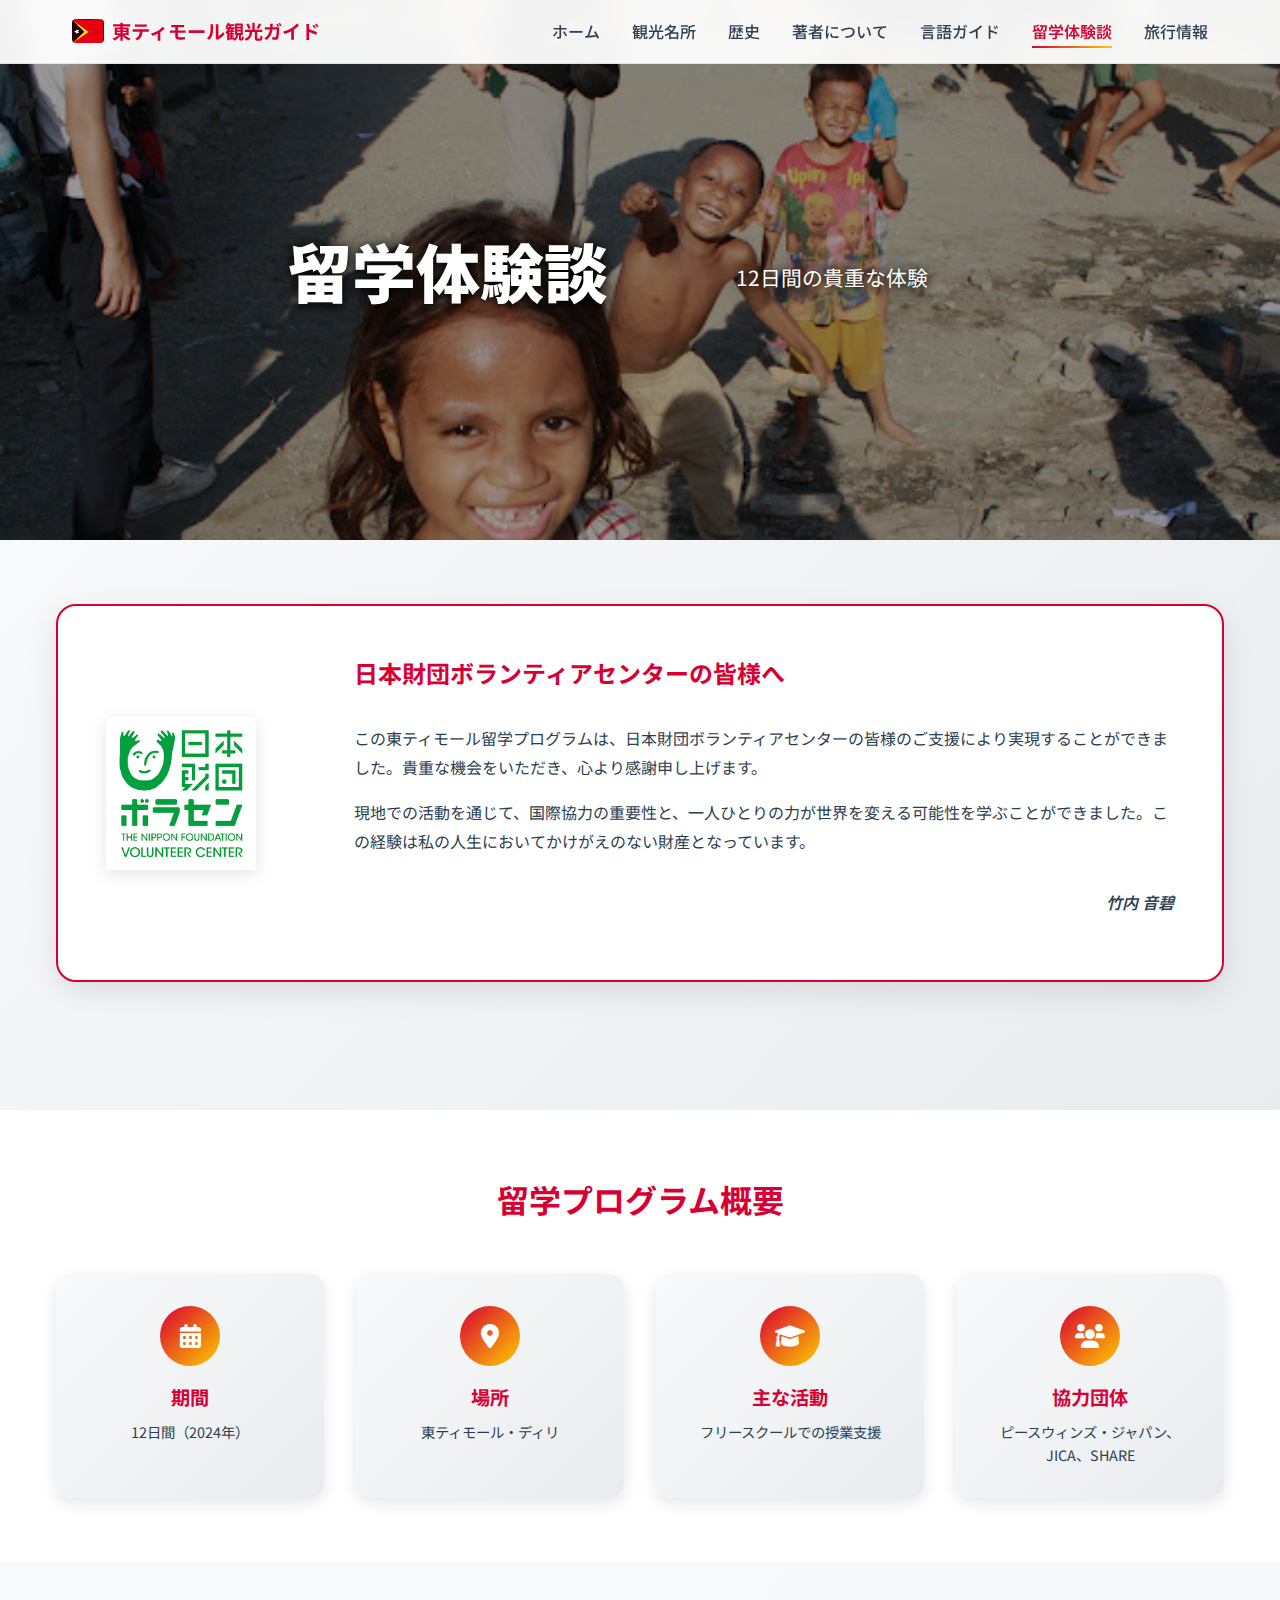
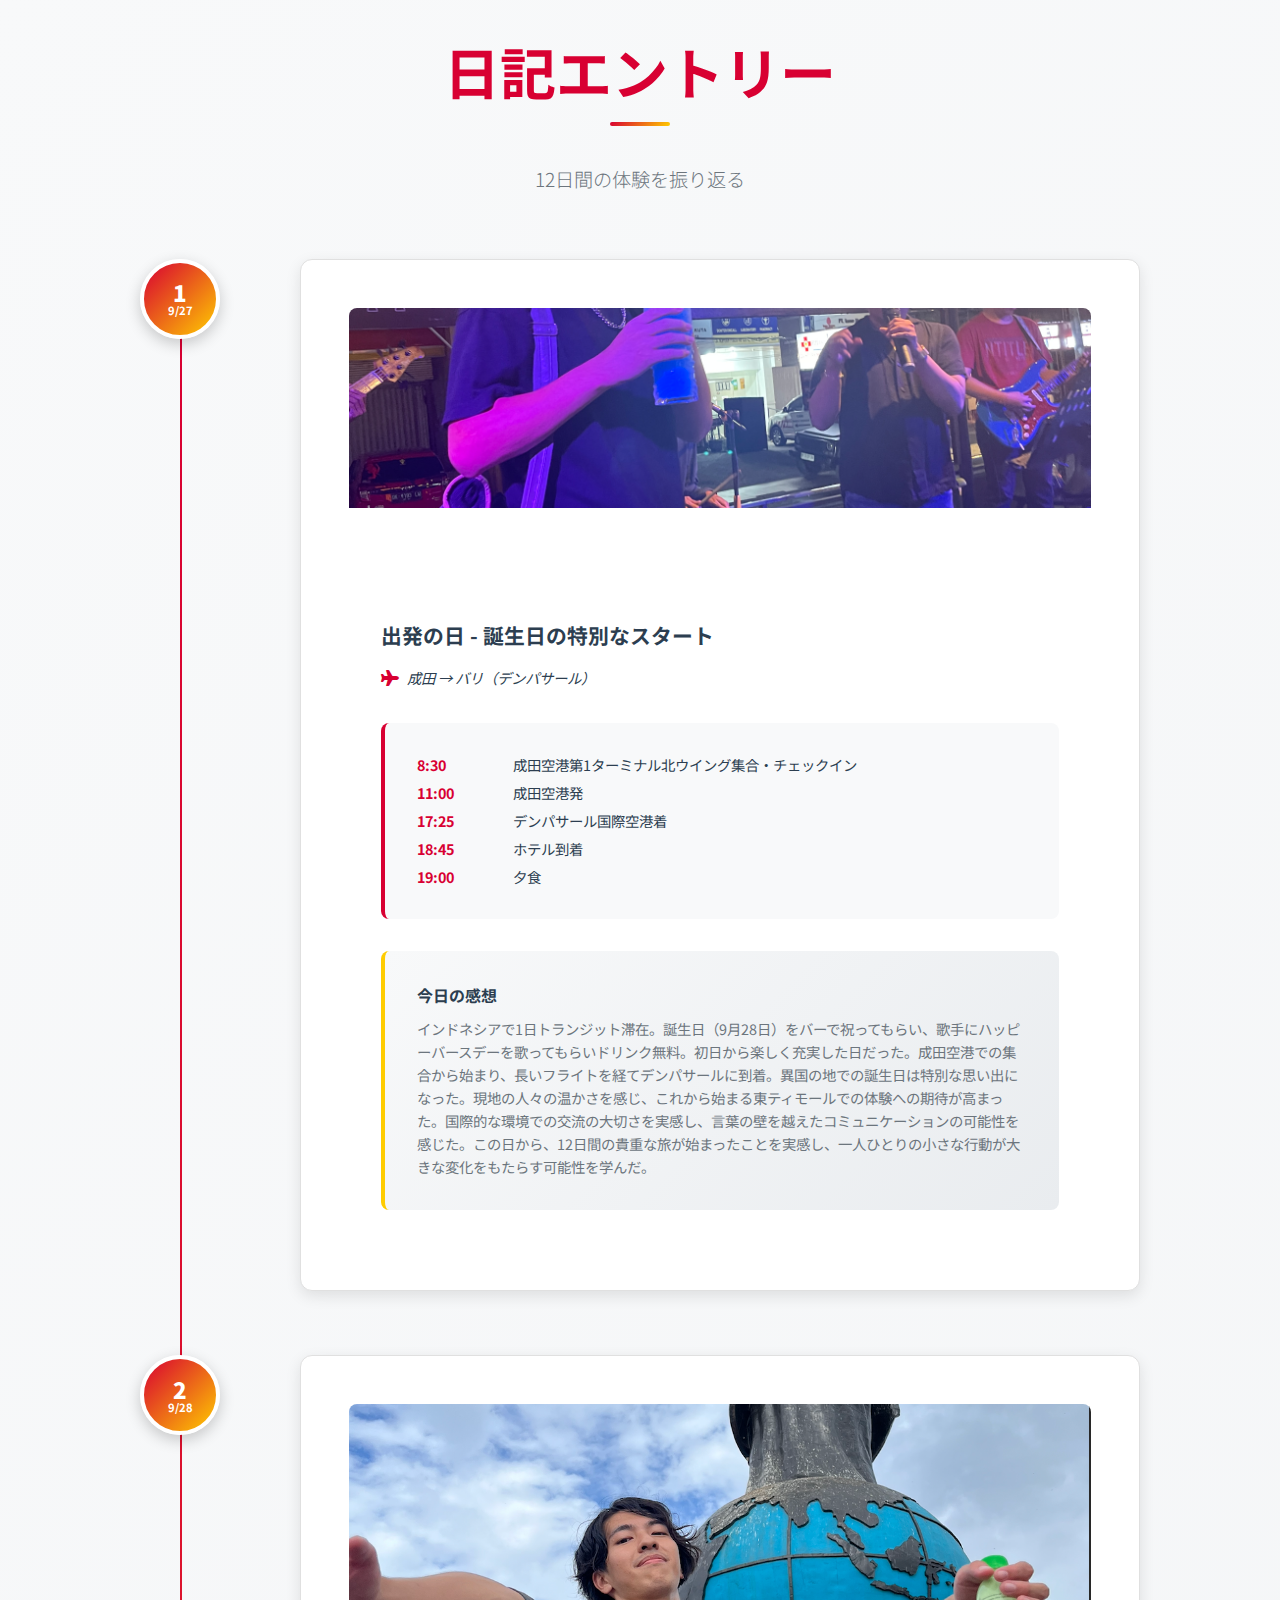
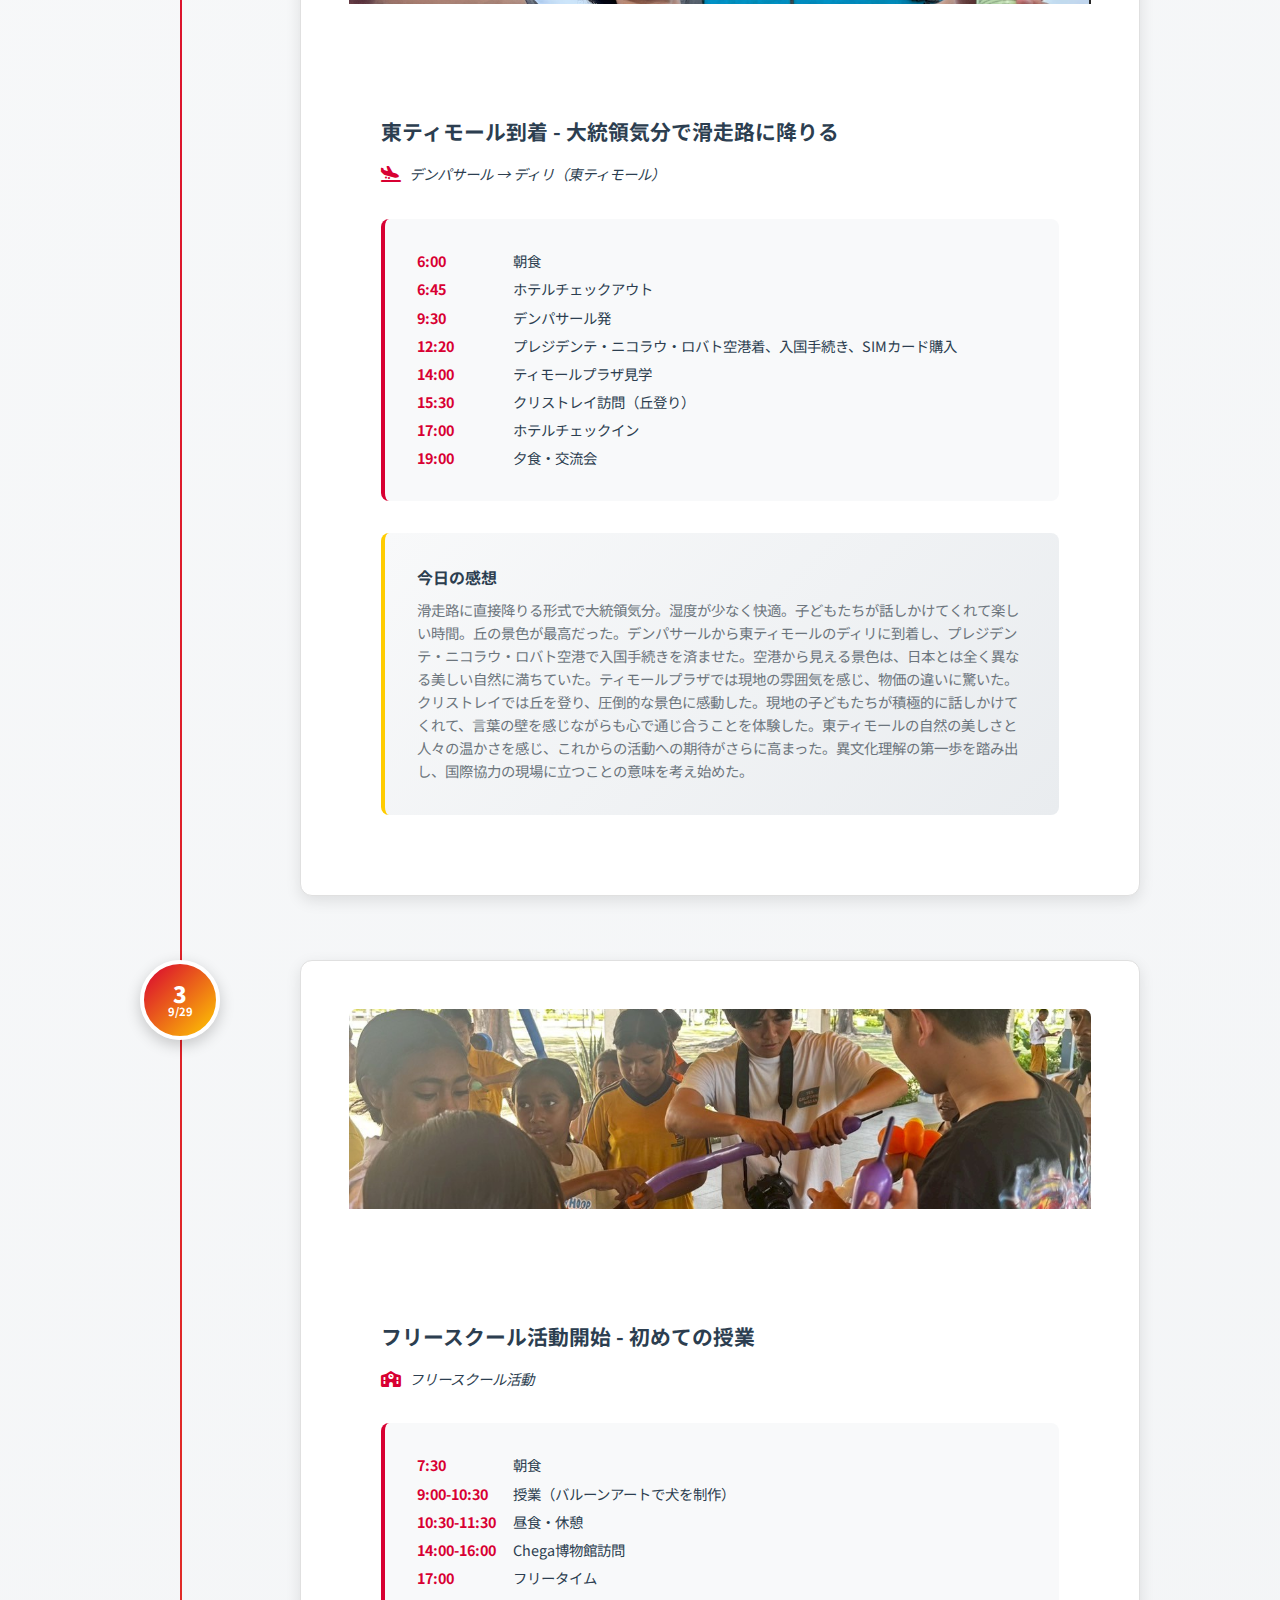
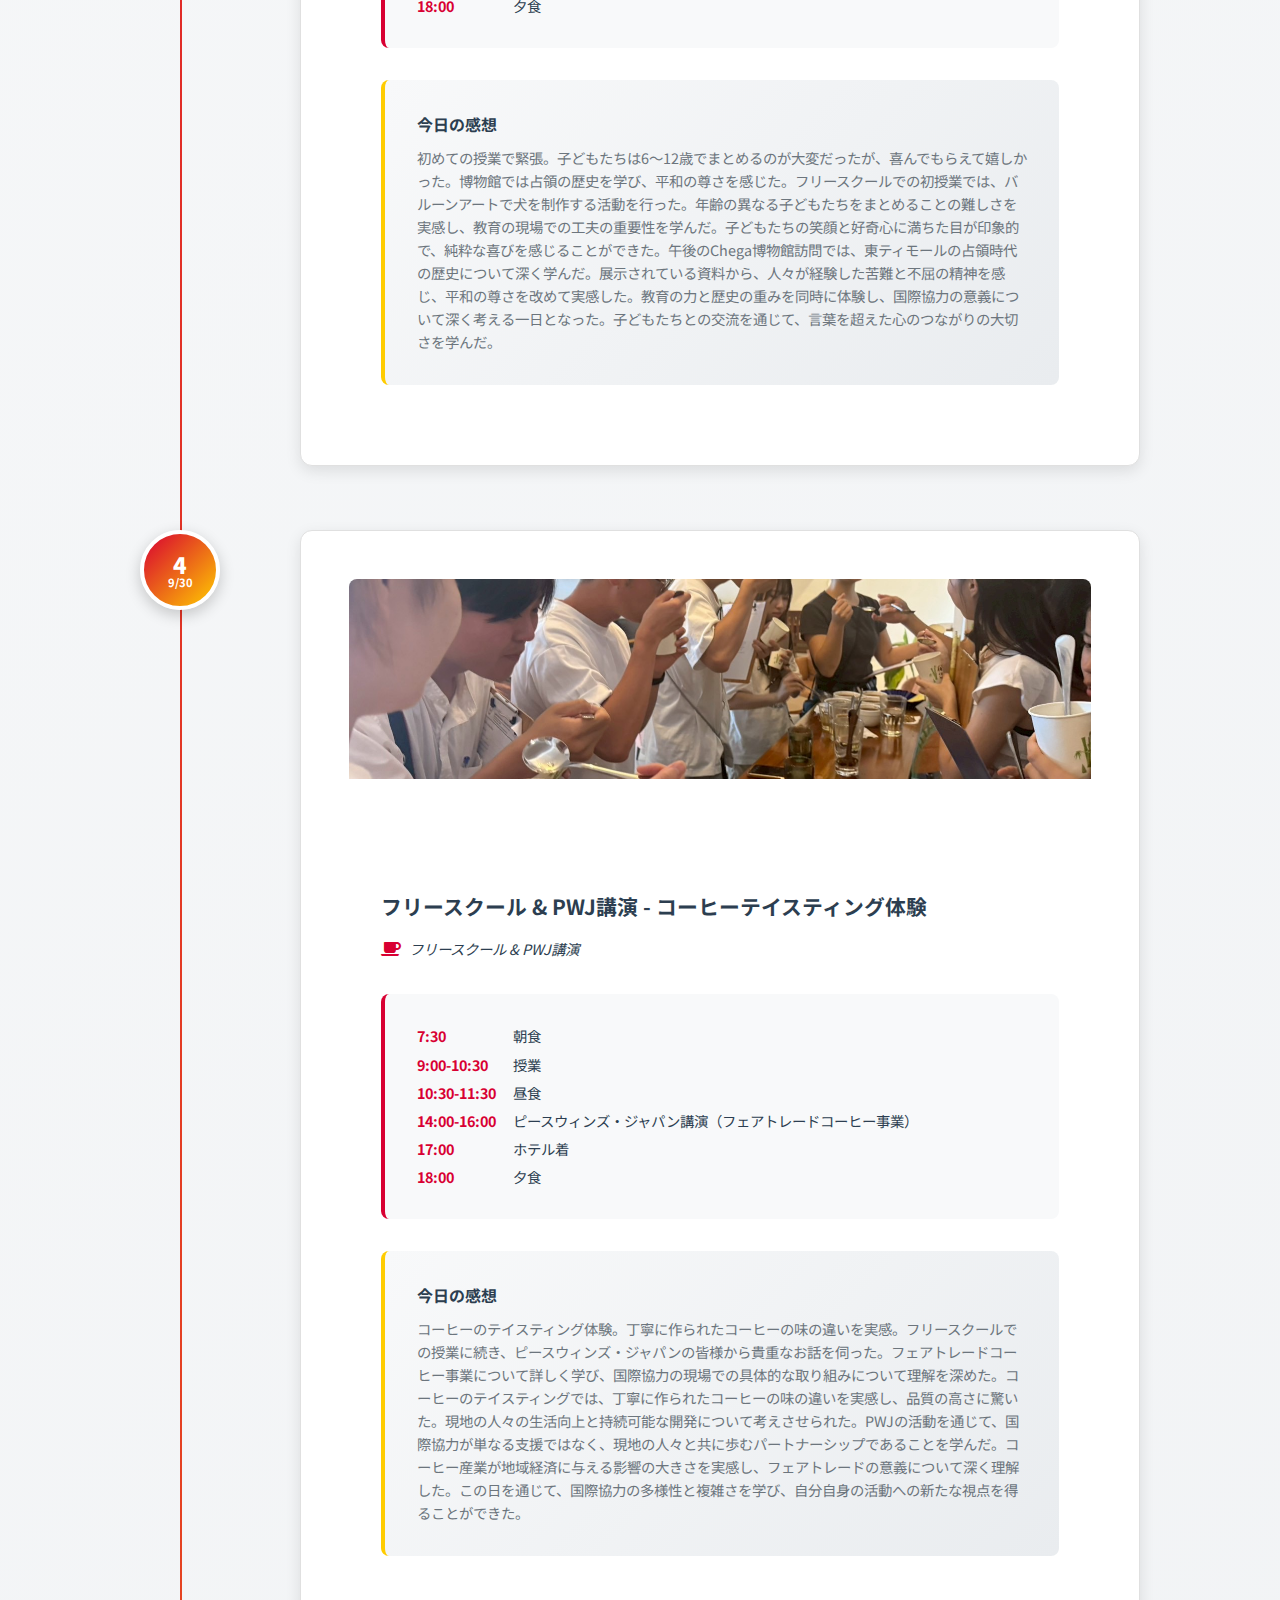
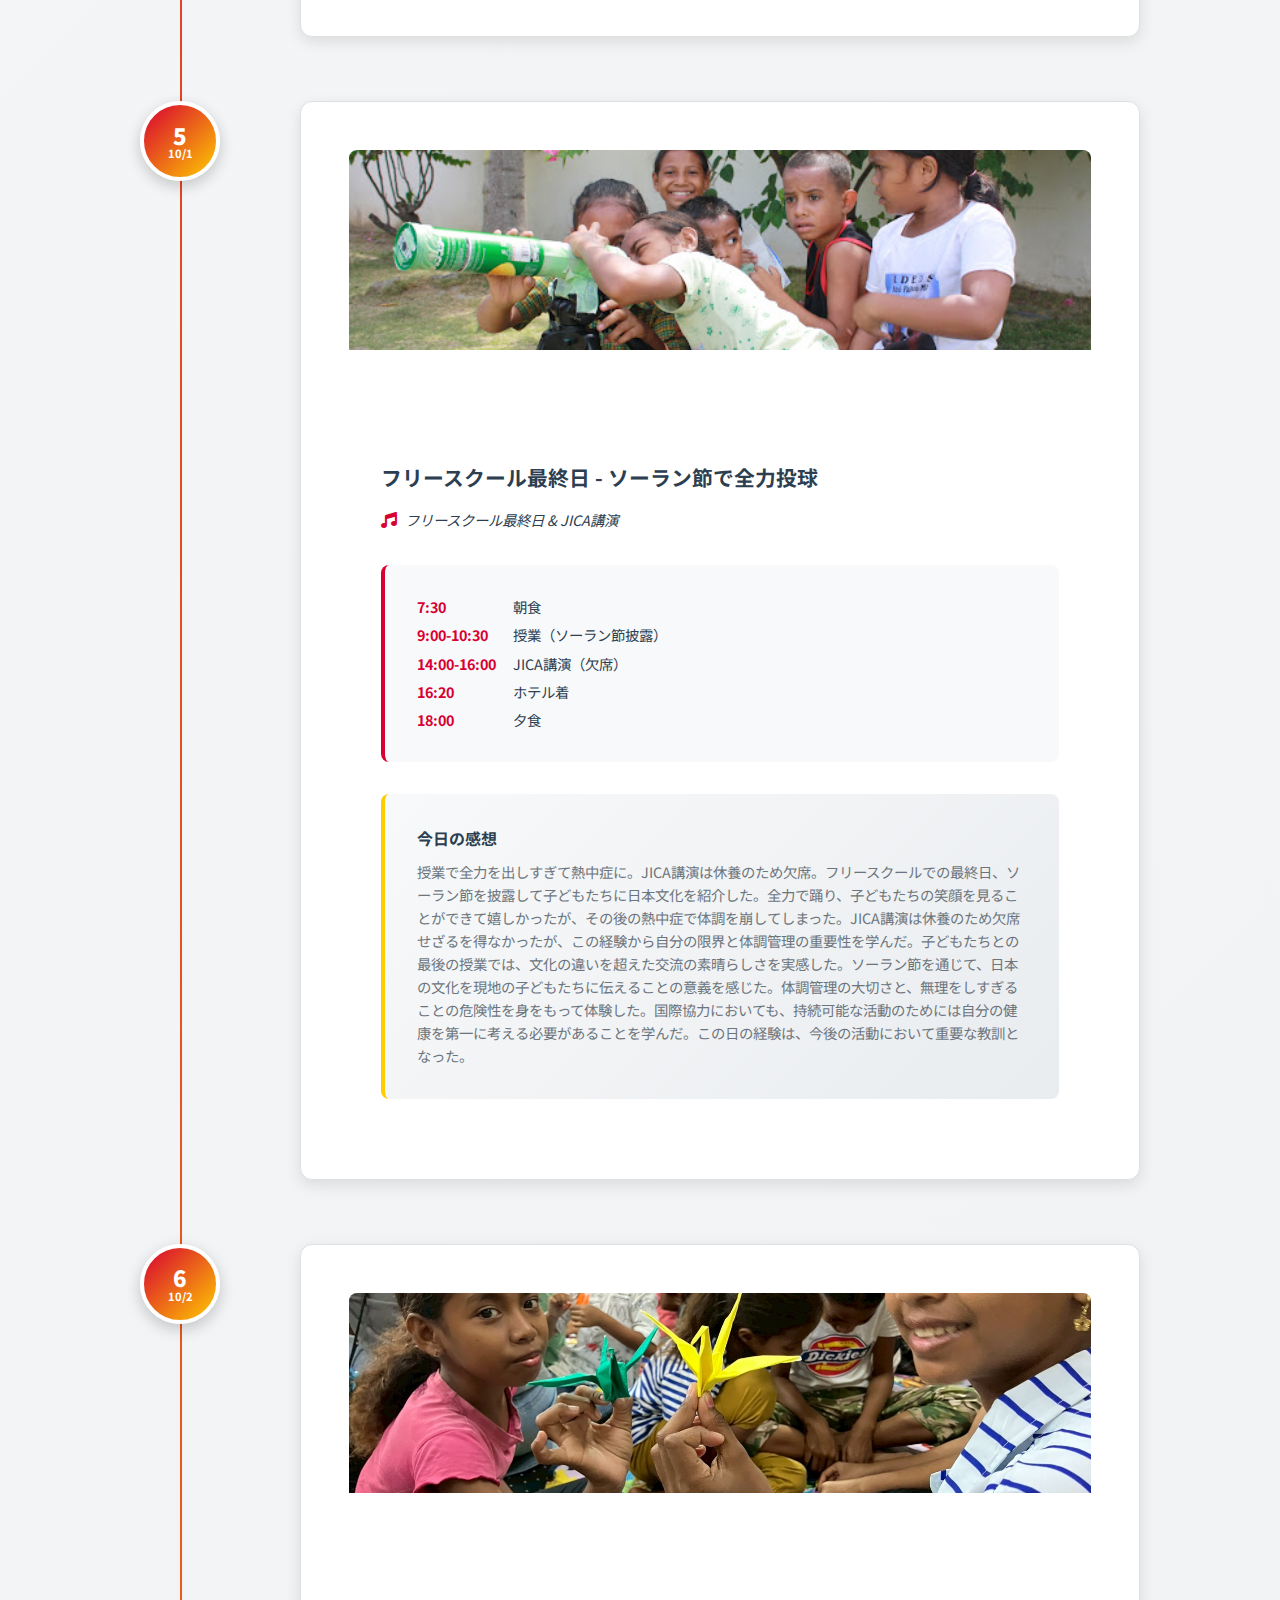
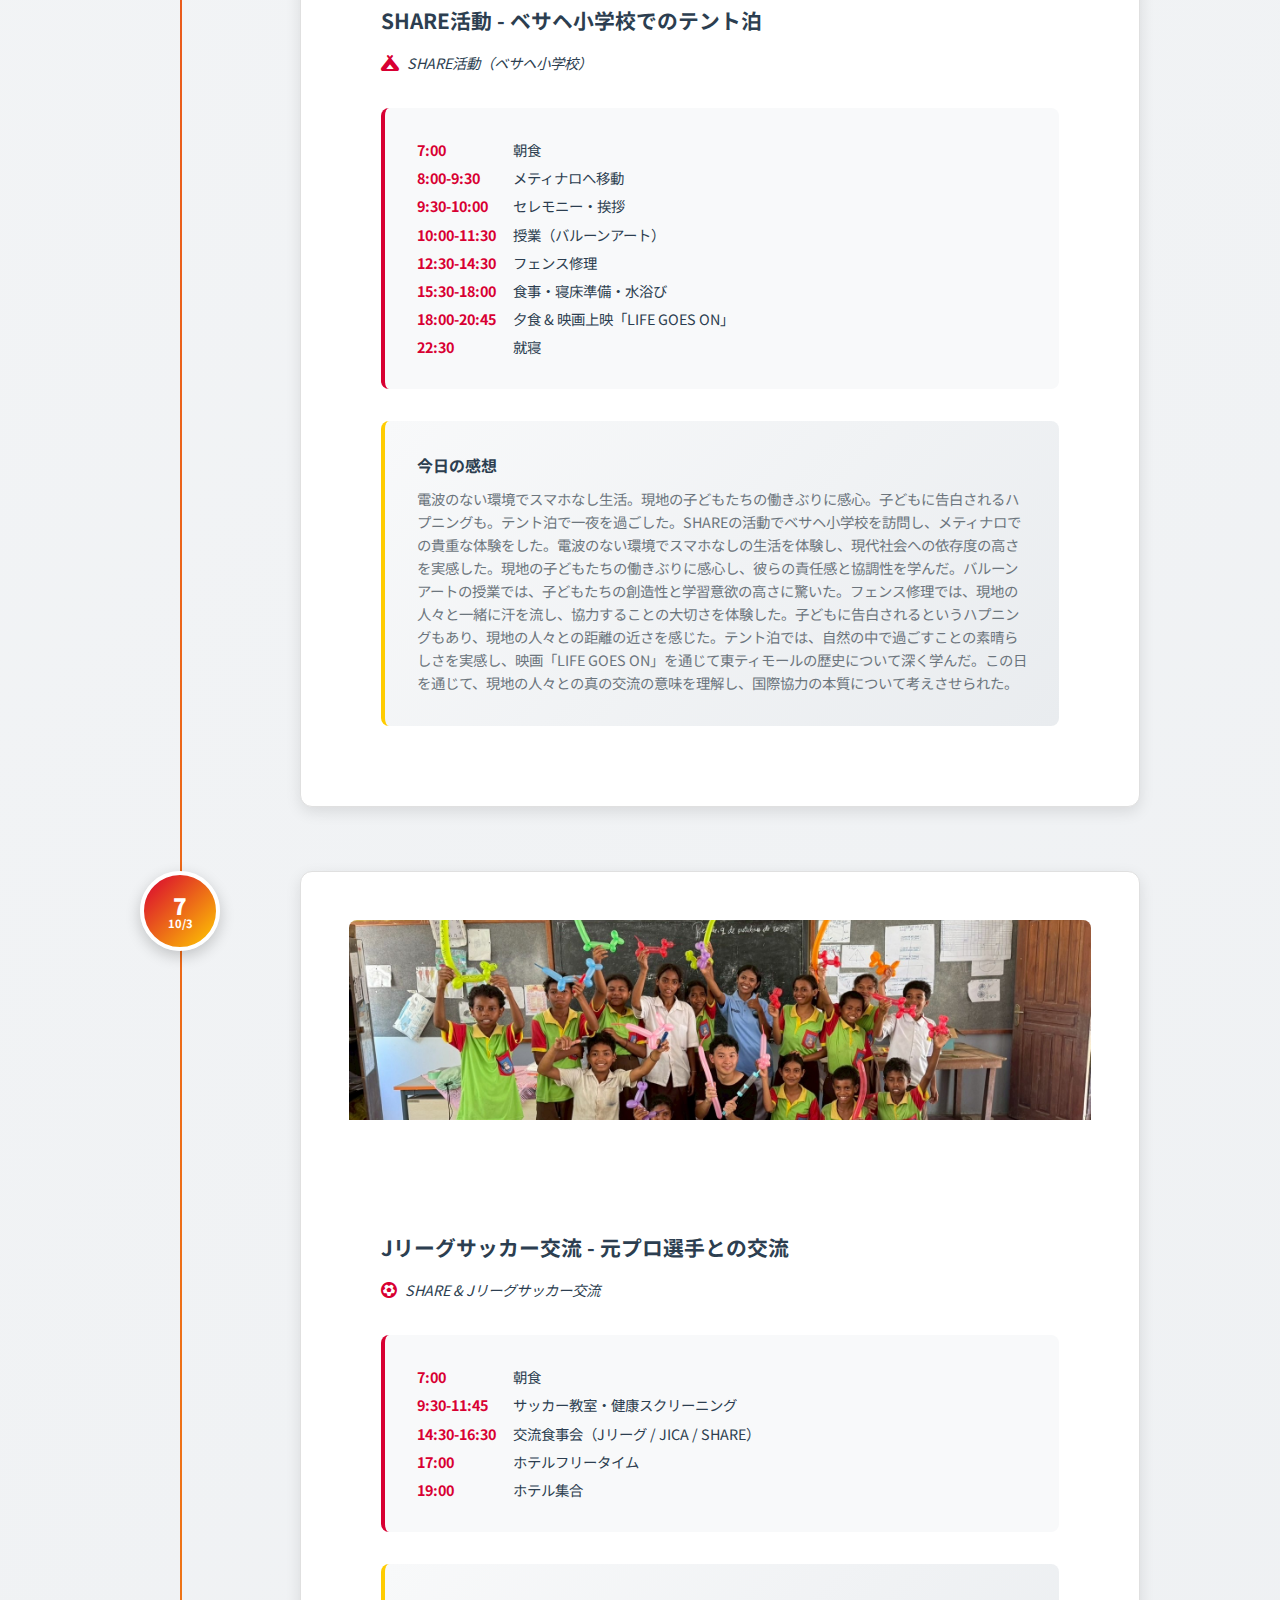
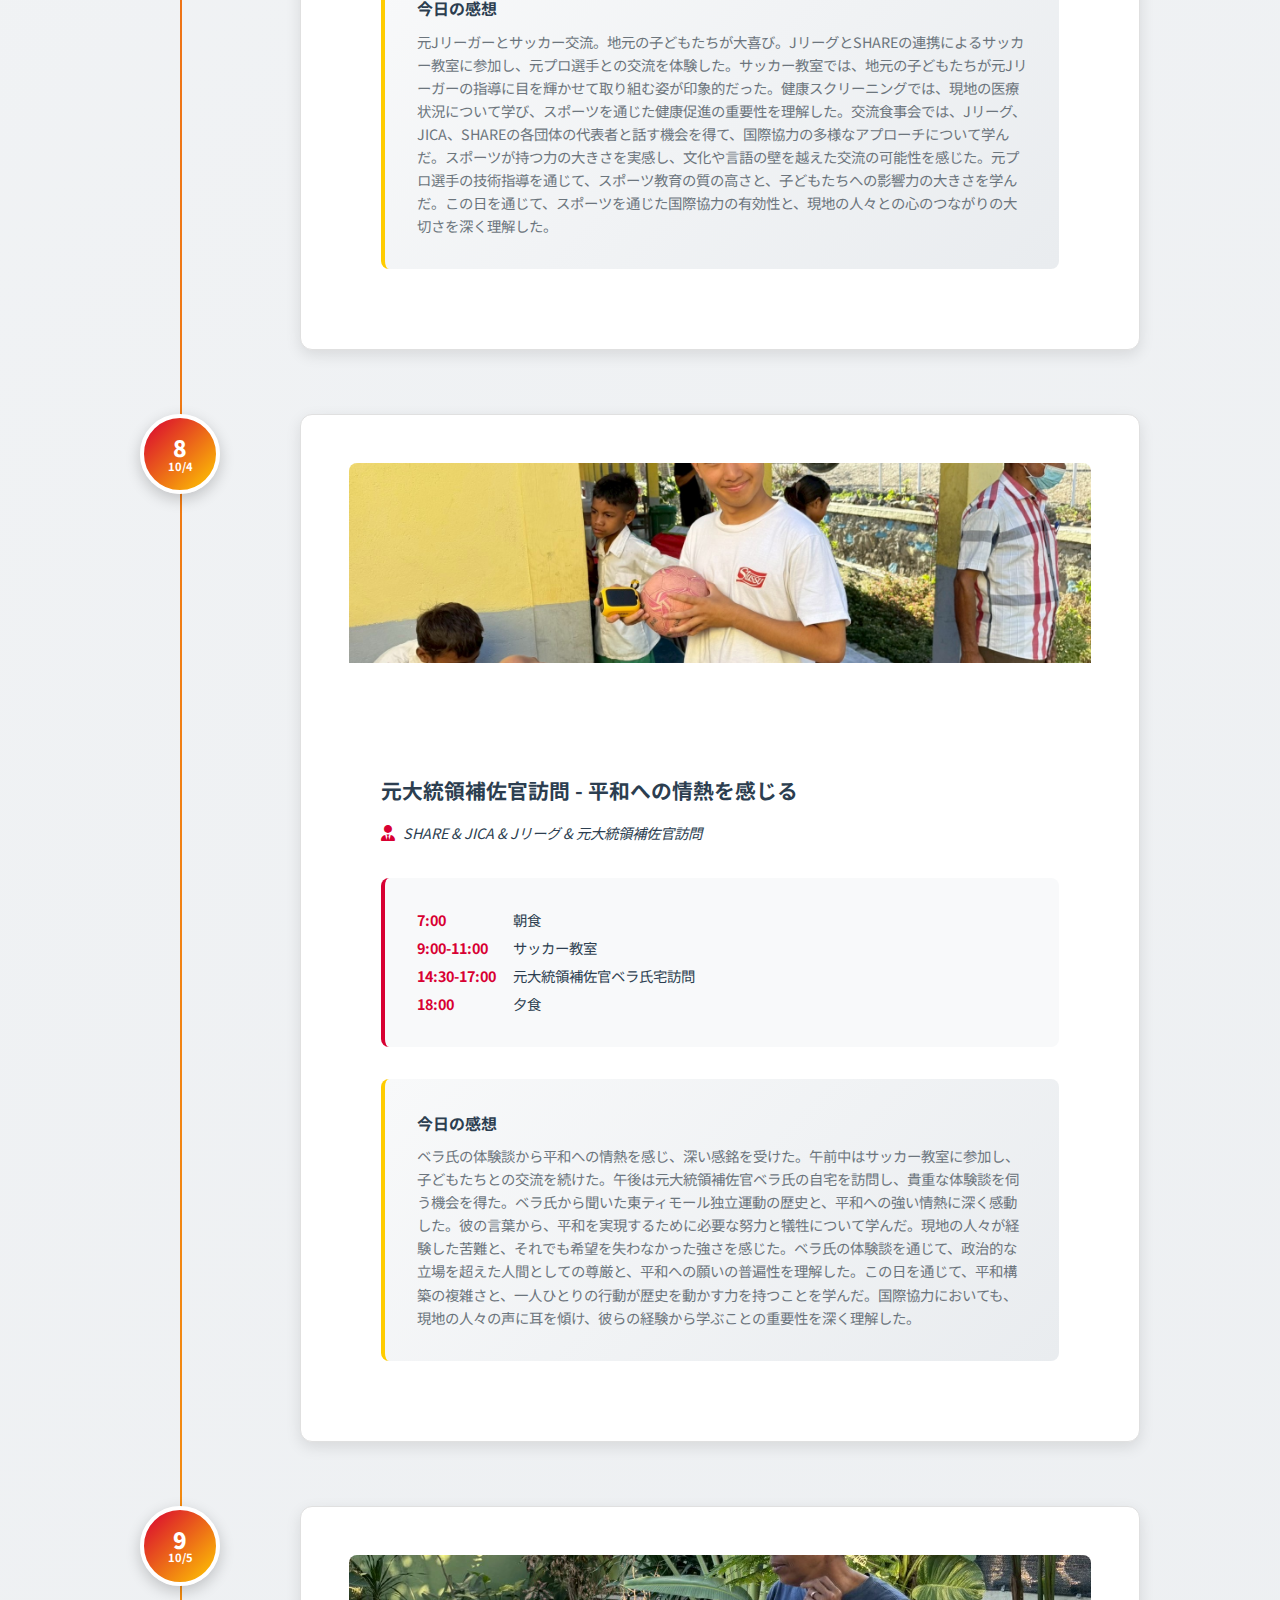
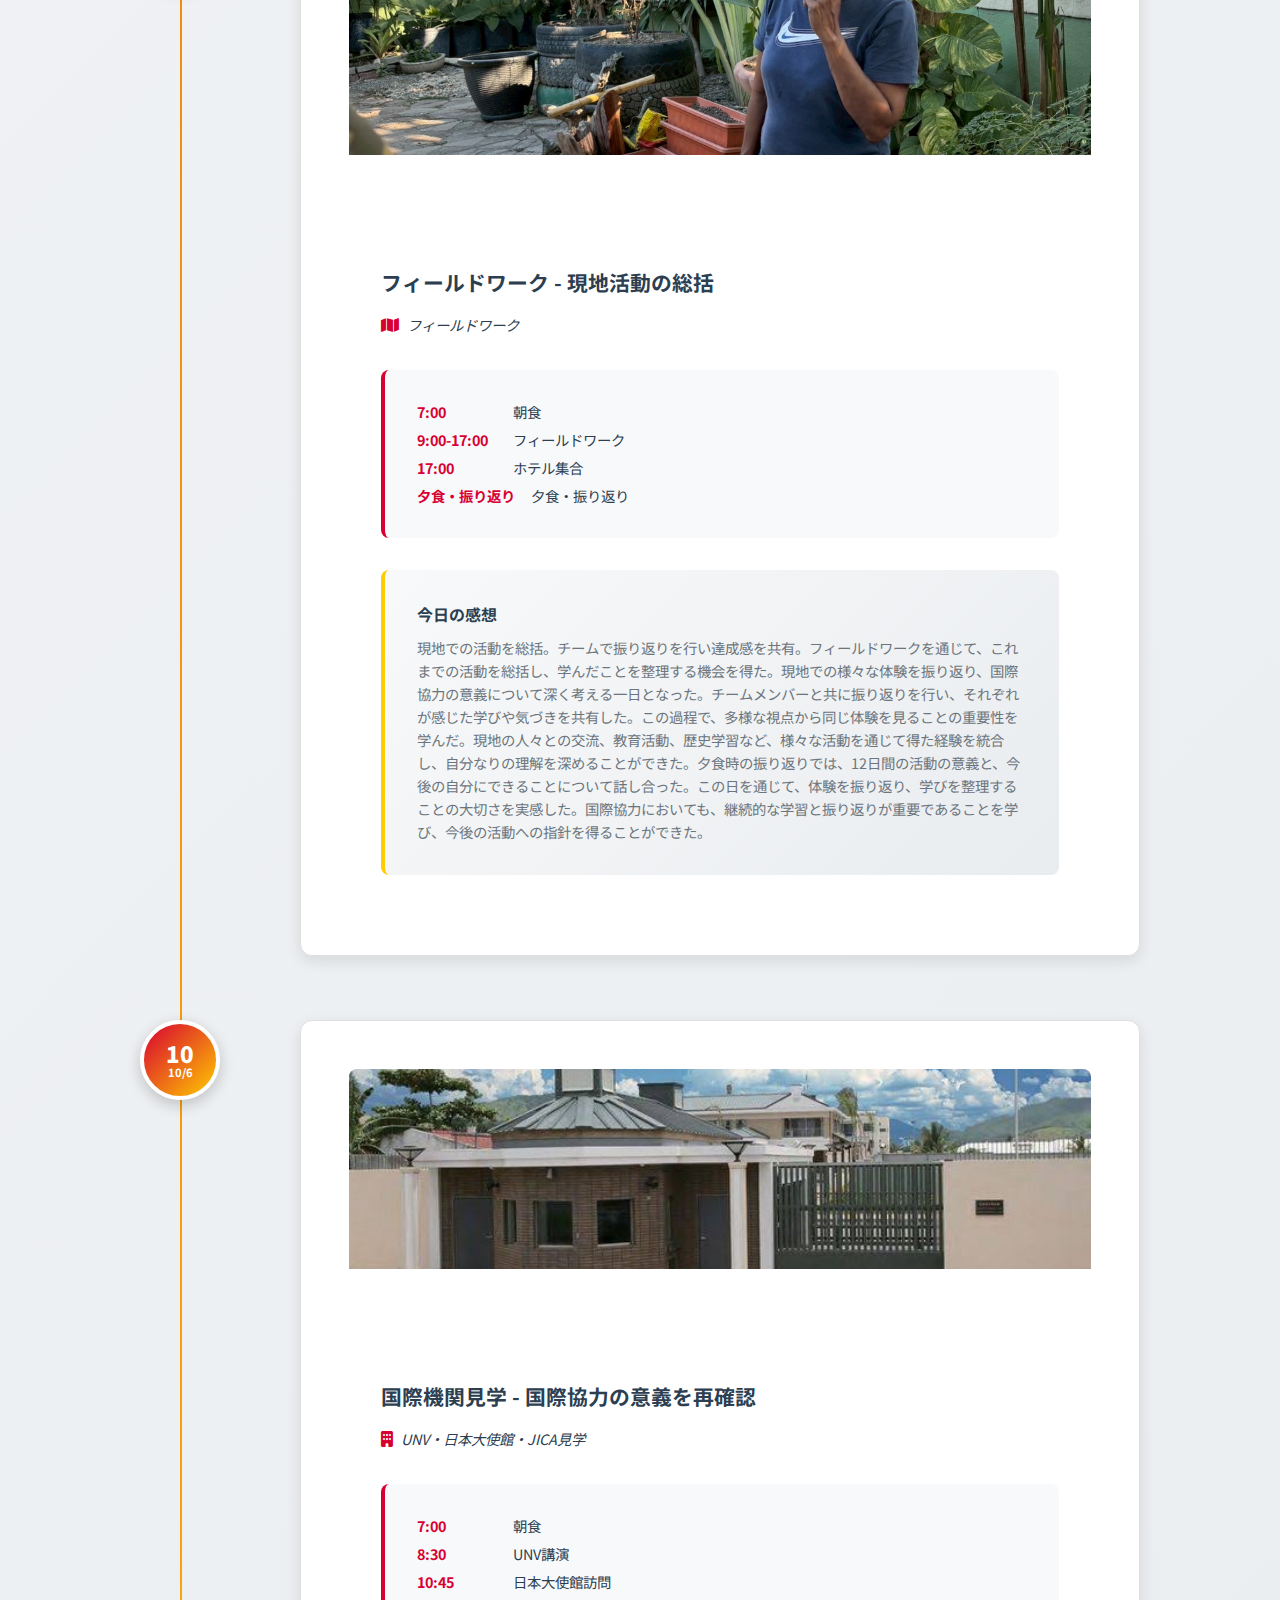
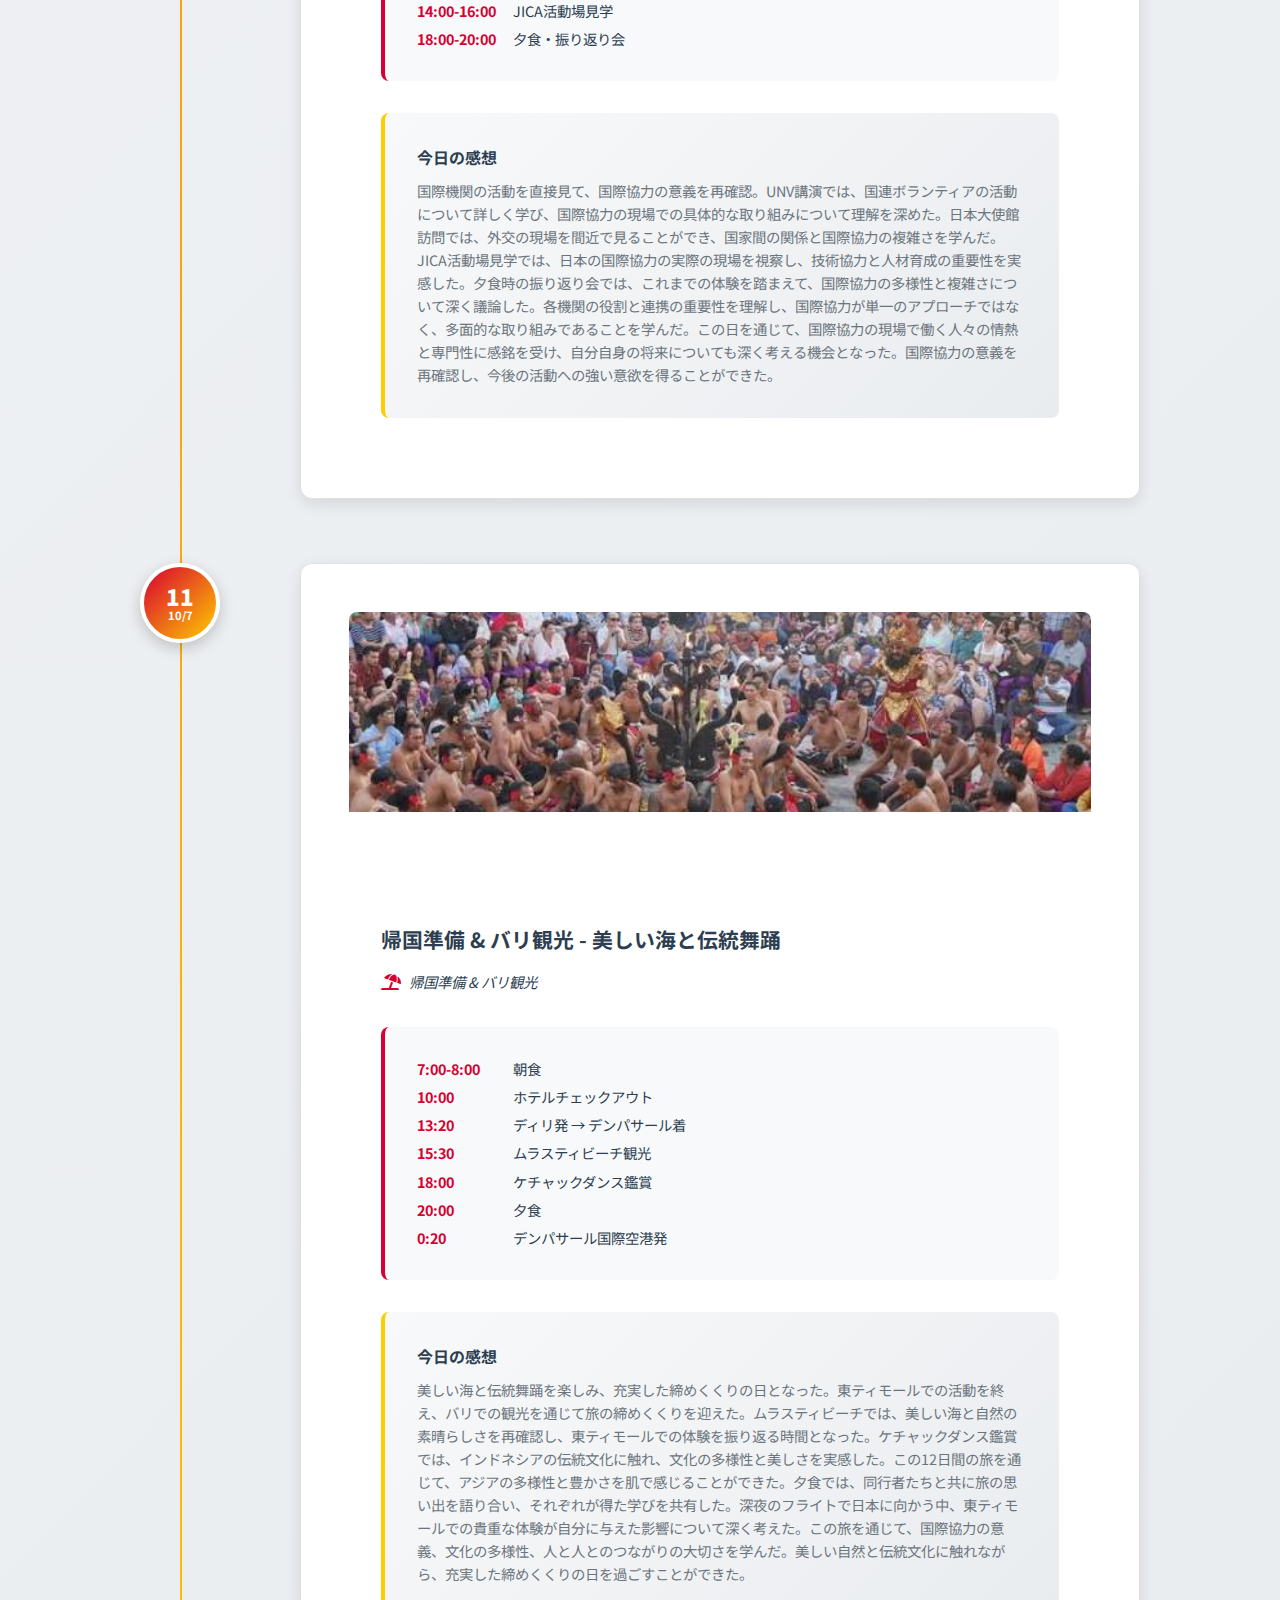
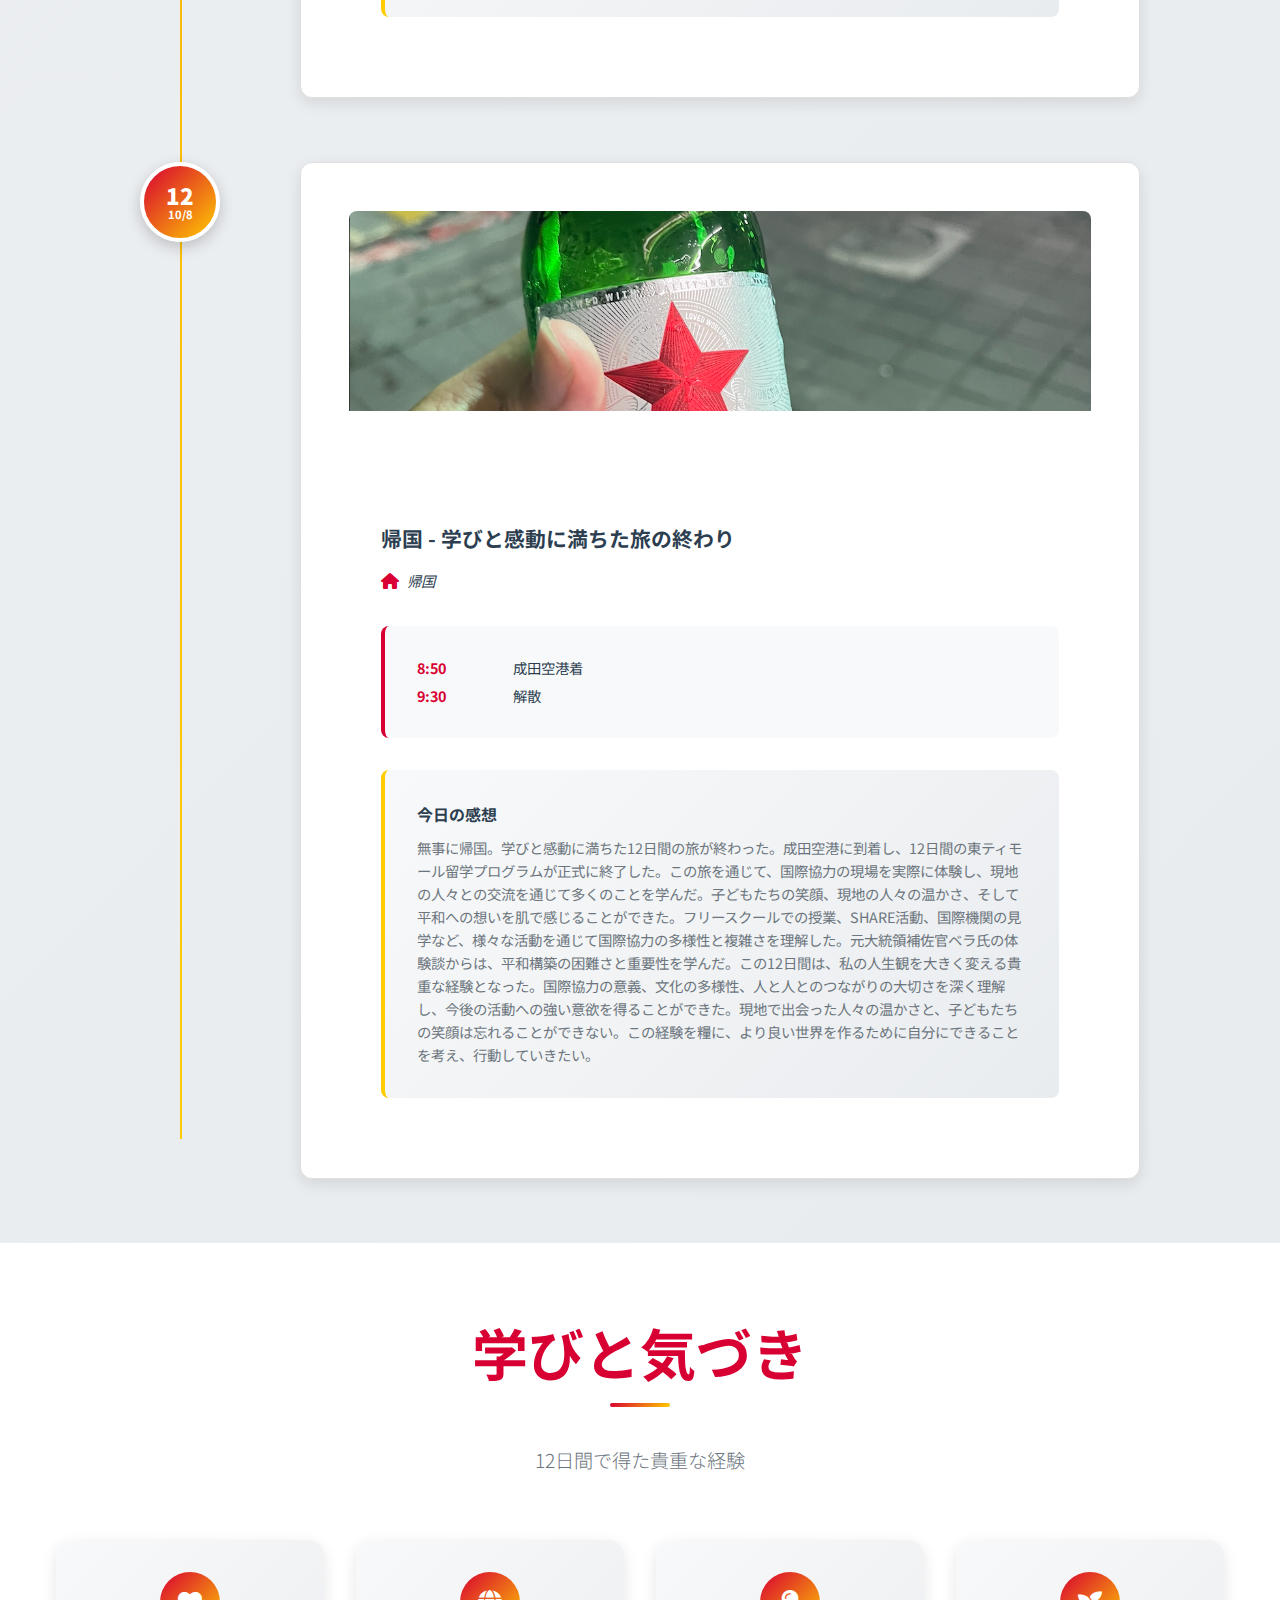
<file: diary.html>
<!DOCTYPE html>
<html lang="ja">
<head>
    <meta charset="UTF-8">
    <meta name="viewport" content="width=device-width, initial-scale=1.0">
    <title>留学体験談 - 東ティモール観光ガイド</title>
    <link rel="icon" type="image/jpeg" href="img/東ティモール国旗.jpg">
    <link rel="stylesheet" href="styles.css">
    <link href="https://fonts.googleapis.com/css2?family=Noto+Sans+JP:wght@300;400;500;700;900&display=swap" rel="stylesheet">
    <link rel="stylesheet" href="https://cdnjs.cloudflare.com/ajax/libs/font-awesome/6.0.0/css/all.min.css">
</head>
<body>
    <!-- ヘッダー -->
    <header class="header">
        <nav class="nav-container">
            <div class="logo">
                <a href="index.html" class="logo-link">
                    <img src="img/東ティモール国旗.jpg" alt="東ティモール国旗" class="flag-icon">
                    <span class="site-name">東ティモール観光ガイド</span>
                </a>
            </div>
            <ul class="nav-menu">
                <li><a href="index.html" class="nav-link">ホーム</a></li>
                <li><a href="index.html#attractions" class="nav-link">観光名所</a></li>
                <li><a href="index.html#history" class="nav-link">歴史</a></li>
                <li><a href="index.html#author" class="nav-link">著者について</a></li>
                <li><a href="language.html" class="nav-link">言語ガイド</a></li>
                <li><a href="diary.html" class="nav-link active">留学体験談</a></li>
                <li><a href="index.html#travel-info" class="nav-link">旅行情報</a></li>
            </ul>
            <div class="hamburger">
                <span></span>
                <span></span>
                <span></span>
            </div>
        </nav>
    </header>

    <!-- ヒーローセクション -->
    <section class="page-hero">
        <div class="hero-background">
            <img src="img/東ティモールイメージ.jpg" alt="東ティモールの美しい風景" class="hero-bg-image">
            <div class="hero-overlay"></div>
        </div>
        <div class="hero-content">
            <h1 class="page-title">留学体験談</h1>
            <p class="page-subtitle">12日間の貴重な体験</p>
        </div>
    </section>

    <!-- 日本財団ボランティアセンターへの感謝 -->
    <section class="foundation-thanks-section">
        <div class="container">
            <div class="foundation-thanks">
                <div class="foundation-content">
                    <div class="foundation-image">
                        <img src="img/日本財団.png" alt="日本財団ボランティアセンター" class="foundation-logo">
                    </div>
                    <div class="foundation-text">
                        <h3>日本財団ボランティアセンターの皆様へ</h3>
                        <p>この東ティモール留学プログラムは、日本財団ボランティアセンターの皆様のご支援により実現することができました。貴重な機会をいただき、心より感謝申し上げます。</p>
                        <p>現地での活動を通じて、国際協力の重要性と、一人ひとりの力が世界を変える可能性を学ぶことができました。この経験は私の人生においてかけがえのない財産となっています。</p>
                        <p class="thanks-signature">竹内 音碧</p>
                    </div>
                </div>
            </div>
        </div>
    </section>

    <!-- 留学の概要 -->
    <section class="diary-overview">
        <div class="container">
            <div class="overview-content">
                <h2>留学プログラム概要</h2>
                <div class="overview-grid">
                    <div class="overview-item">
                        <div class="overview-icon">
                            <i class="fas fa-calendar-alt"></i>
                        </div>
                        <h3>期間</h3>
                        <p>12日間（2024年）</p>
                    </div>
                    <div class="overview-item">
                        <div class="overview-icon">
                            <i class="fas fa-map-marker-alt"></i>
                        </div>
                        <h3>場所</h3>
                        <p>東ティモール・ディリ</p>
                    </div>
                    <div class="overview-item">
                        <div class="overview-icon">
                            <i class="fas fa-graduation-cap"></i>
                        </div>
                        <h3>主な活動</h3>
                        <p>フリースクールでの授業支援</p>
                    </div>
                    <div class="overview-item">
                        <div class="overview-icon">
                            <i class="fas fa-users"></i>
                        </div>
                        <h3>協力団体</h3>
                        <p>ピースウィンズ・ジャパン、JICA、SHARE</p>
                    </div>
                </div>
            </div>
        </div>
    </section>

    <!-- 日記エントリー -->
    <section class="diary-entries">
        <div class="container">
            <div class="section-header">
                <h2 class="section-title">日記エントリー</h2>
                <p class="section-subtitle">12日間の体験を振り返る</p>
            </div>
            
            <div class="diary-timeline">
                <!-- 1日目 -->
                <div class="diary-entry">
                    <div class="entry-date">
                        <span class="day-number">1</span>
                        <span class="day-date">9/27</span>
                    </div>
                    <div class="entry-content">
                        <div class="entry-image">
                            <img src="img/blog-１日目誕生日2.jpg" alt="1日目 誕生日">
                        </div>
                        <div class="entry-text">
                            <h3>出発の日 - 誕生日の特別なスタート</h3>
                            <p class="entry-location"><i class="fas fa-plane"></i> 成田 → バリ（デンパサール）</p>
                            <div class="entry-schedule">
                                <div class="schedule-item"><span class="time">8:30</span> 成田空港第1ターミナル北ウイング集合・チェックイン</div>
                                <div class="schedule-item"><span class="time">11:00</span> 成田空港発</div>
                                <div class="schedule-item"><span class="time">17:25</span> デンパサール国際空港着</div>
                                <div class="schedule-item"><span class="time">18:45</span> ホテル到着</div>
                                <div class="schedule-item"><span class="time">19:00</span> 夕食</div>
                            </div>
                            <div class="entry-impression">
                                <h4>今日の感想</h4>
                                <p>インドネシアで1日トランジット滞在。誕生日（9月28日）をバーで祝ってもらい、歌手にハッピーバースデーを歌ってもらいドリンク無料。初日から楽しく充実した日だった。成田空港での集合から始まり、長いフライトを経てデンパサールに到着。異国の地での誕生日は特別な思い出になった。現地の人々の温かさを感じ、これから始まる東ティモールでの体験への期待が高まった。国際的な環境での交流の大切さを実感し、言葉の壁を越えたコミュニケーションの可能性を感じた。この日から、12日間の貴重な旅が始まったことを実感し、一人ひとりの小さな行動が大きな変化をもたらす可能性を学んだ。</p>
                            </div>
                        </div>
                    </div>
                </div>

                <!-- 2日目 -->
                <div class="diary-entry">
                    <div class="entry-date">
                        <span class="day-number">2</span>
                        <span class="day-date">9/28</span>
                    </div>
                    <div class="entry-content">
                        <div class="entry-image">
                            <img src="img/blog-２日目クリストレイ.jpg" alt="2日目 クリストレイ">
                        </div>
                        <div class="entry-text">
                            <h3>東ティモール到着 - 大統領気分で滑走路に降りる</h3>
                            <p class="entry-location"><i class="fas fa-plane-arrival"></i> デンパサール → ディリ（東ティモール）</p>
                            <div class="entry-schedule">
                                <div class="schedule-item"><span class="time">6:00</span> 朝食</div>
                                <div class="schedule-item"><span class="time">6:45</span> ホテルチェックアウト</div>
                                <div class="schedule-item"><span class="time">9:30</span> デンパサール発</div>
                                <div class="schedule-item"><span class="time">12:20</span> プレジデンテ・ニコラウ・ロバト空港着、入国手続き、SIMカード購入</div>
                                <div class="schedule-item"><span class="time">14:00</span> ティモールプラザ見学</div>
                                <div class="schedule-item"><span class="time">15:30</span> クリストレイ訪問（丘登り）</div>
                                <div class="schedule-item"><span class="time">17:00</span> ホテルチェックイン</div>
                                <div class="schedule-item"><span class="time">19:00</span> 夕食・交流会</div>
                            </div>
                            <div class="entry-impression">
                                <h4>今日の感想</h4>
                                <p>滑走路に直接降りる形式で大統領気分。湿度が少なく快適。子どもたちが話しかけてくれて楽しい時間。丘の景色が最高だった。デンパサールから東ティモールのディリに到着し、プレジデンテ・ニコラウ・ロバト空港で入国手続きを済ませた。空港から見える景色は、日本とは全く異なる美しい自然に満ちていた。ティモールプラザでは現地の雰囲気を感じ、物価の違いに驚いた。クリストレイでは丘を登り、圧倒的な景色に感動した。現地の子どもたちが積極的に話しかけてくれて、言葉の壁を感じながらも心で通じ合うことを体験した。東ティモールの自然の美しさと人々の温かさを感じ、これからの活動への期待がさらに高まった。異文化理解の第一歩を踏み出し、国際協力の現場に立つことの意味を考え始めた。</p>
                            </div>
                        </div>
                    </div>
                </div>

                <!-- 3日目 -->
                <div class="diary-entry">
                    <div class="entry-date">
                        <span class="day-number">3</span>
                        <span class="day-date">9/29</span>
                    </div>
                    <div class="entry-content">
                        <div class="entry-image">
                            <img src="img/blog-3日目フリースクール２.jpg" alt="3日目 フリースクール">
                        </div>
                        <div class="entry-text">
                            <h3>フリースクール活動開始 - 初めての授業</h3>
                            <p class="entry-location"><i class="fas fa-school"></i> フリースクール活動</p>
                            <div class="entry-schedule">
                                <div class="schedule-item"><span class="time">7:30</span> 朝食</div>
                                <div class="schedule-item"><span class="time">9:00-10:30</span> 授業（バルーンアートで犬を制作）</div>
                                <div class="schedule-item"><span class="time">10:30-11:30</span> 昼食・休憩</div>
                                <div class="schedule-item"><span class="time">14:00-16:00</span> Chega博物館訪問</div>
                                <div class="schedule-item"><span class="time">17:00</span> フリータイム</div>
                                <div class="schedule-item"><span class="time">18:00</span> 夕食</div>
                            </div>
                            <div class="entry-impression">
                                <h4>今日の感想</h4>
                                <p>初めての授業で緊張。子どもたちは6〜12歳でまとめるのが大変だったが、喜んでもらえて嬉しかった。博物館では占領の歴史を学び、平和の尊さを感じた。フリースクールでの初授業では、バルーンアートで犬を制作する活動を行った。年齢の異なる子どもたちをまとめることの難しさを実感し、教育の現場での工夫の重要性を学んだ。子どもたちの笑顔と好奇心に満ちた目が印象的で、純粋な喜びを感じることができた。午後のChega博物館訪問では、東ティモールの占領時代の歴史について深く学んだ。展示されている資料から、人々が経験した苦難と不屈の精神を感じ、平和の尊さを改めて実感した。教育の力と歴史の重みを同時に体験し、国際協力の意義について深く考える一日となった。子どもたちとの交流を通じて、言葉を超えた心のつながりの大切さを学んだ。</p>
                            </div>
                        </div>
                    </div>
                </div>

                <!-- 4日目 -->
                <div class="diary-entry">
                    <div class="entry-date">
                        <span class="day-number">4</span>
                        <span class="day-date">9/30</span>
                    </div>
                    <div class="entry-content">
                        <div class="entry-image">
                            <img src="img/blog-4日目PWJ.jpg" alt="4日目 PWJ">
                        </div>
                        <div class="entry-text">
                            <h3>フリースクール & PWJ講演 - コーヒーテイスティング体験</h3>
                            <p class="entry-location"><i class="fas fa-coffee"></i> フリースクール & PWJ講演</p>
                            <div class="entry-schedule">
                                <div class="schedule-item"><span class="time">7:30</span> 朝食</div>
                                <div class="schedule-item"><span class="time">9:00-10:30</span> 授業</div>
                                <div class="schedule-item"><span class="time">10:30-11:30</span> 昼食</div>
                                <div class="schedule-item"><span class="time">14:00-16:00</span> ピースウィンズ・ジャパン講演（フェアトレードコーヒー事業）</div>
                                <div class="schedule-item"><span class="time">17:00</span> ホテル着</div>
                                <div class="schedule-item"><span class="time">18:00</span> 夕食</div>
                            </div>
                            <div class="entry-impression">
                                <h4>今日の感想</h4>
                                <p>コーヒーのテイスティング体験。丁寧に作られたコーヒーの味の違いを実感。フリースクールでの授業に続き、ピースウィンズ・ジャパンの皆様から貴重なお話を伺った。フェアトレードコーヒー事業について詳しく学び、国際協力の現場での具体的な取り組みについて理解を深めた。コーヒーのテイスティングでは、丁寧に作られたコーヒーの味の違いを実感し、品質の高さに驚いた。現地の人々の生活向上と持続可能な開発について考えさせられた。PWJの活動を通じて、国際協力が単なる支援ではなく、現地の人々と共に歩むパートナーシップであることを学んだ。コーヒー産業が地域経済に与える影響の大きさを実感し、フェアトレードの意義について深く理解した。この日を通じて、国際協力の多様性と複雑さを学び、自分自身の活動への新たな視点を得ることができた。</p>
                            </div>
                        </div>
                    </div>
                </div>

                <!-- 5日目 -->
                <div class="diary-entry">
                    <div class="entry-date">
                        <span class="day-number">5</span>
                        <span class="day-date">10/1</span>
                    </div>
                    <div class="entry-content">
                        <div class="entry-image">
                            <img src="img/blog-フリースクール活動.jpg" alt="5日目 フリースクール">
                        </div>
                        <div class="entry-text">
                            <h3>フリースクール最終日 - ソーラン節で全力投球</h3>
                            <p class="entry-location"><i class="fas fa-music"></i> フリースクール最終日 & JICA講演</p>
                            <div class="entry-schedule">
                                <div class="schedule-item"><span class="time">7:30</span> 朝食</div>
                                <div class="schedule-item"><span class="time">9:00-10:30</span> 授業（ソーラン節披露）</div>
                                <div class="schedule-item"><span class="time">14:00-16:00</span> JICA講演（欠席）</div>
                                <div class="schedule-item"><span class="time">16:20</span> ホテル着</div>
                                <div class="schedule-item"><span class="time">18:00</span> 夕食</div>
                            </div>
                            <div class="entry-impression">
                                <h4>今日の感想</h4>
                                <p>授業で全力を出しすぎて熱中症に。JICA講演は休養のため欠席。フリースクールでの最終日、ソーラン節を披露して子どもたちに日本文化を紹介した。全力で踊り、子どもたちの笑顔を見ることができて嬉しかったが、その後の熱中症で体調を崩してしまった。JICA講演は休養のため欠席せざるを得なかったが、この経験から自分の限界と体調管理の重要性を学んだ。子どもたちとの最後の授業では、文化の違いを超えた交流の素晴らしさを実感した。ソーラン節を通じて、日本の文化を現地の子どもたちに伝えることの意義を感じた。体調管理の大切さと、無理をしすぎることの危険性を身をもって体験した。国際協力においても、持続可能な活動のためには自分の健康を第一に考える必要があることを学んだ。この日の経験は、今後の活動において重要な教訓となった。</p>
                            </div>
                        </div>
                    </div>
                </div>

                <!-- 6日目 -->
                <div class="diary-entry">
                    <div class="entry-date">
                        <span class="day-number">6</span>
                        <span class="day-date">10/2</span>
                    </div>
                    <div class="entry-content">
                        <div class="entry-image">
                            <img src="img/blog-６日目.JPG" alt="6日目 SHARE活動">
                        </div>
                        <div class="entry-text">
                            <h3>SHARE活動 - ベサヘ小学校でのテント泊</h3>
                            <p class="entry-location"><i class="fas fa-campground"></i> SHARE活動（ベサヘ小学校）</p>
                            <div class="entry-schedule">
                                <div class="schedule-item"><span class="time">7:00</span> 朝食</div>
                                <div class="schedule-item"><span class="time">8:00-9:30</span> メティナロへ移動</div>
                                <div class="schedule-item"><span class="time">9:30-10:00</span> セレモニー・挨拶</div>
                                <div class="schedule-item"><span class="time">10:00-11:30</span> 授業（バルーンアート）</div>
                                <div class="schedule-item"><span class="time">12:30-14:30</span> フェンス修理</div>
                                <div class="schedule-item"><span class="time">15:30-18:00</span> 食事・寝床準備・水浴び</div>
                                <div class="schedule-item"><span class="time">18:00-20:45</span> 夕食 & 映画上映「LIFE GOES ON」</div>
                                <div class="schedule-item"><span class="time">22:30</span> 就寝</div>
                            </div>
                            <div class="entry-impression">
                                <h4>今日の感想</h4>
                                <p>電波のない環境でスマホなし生活。現地の子どもたちの働きぶりに感心。子どもに告白されるハプニングも。テント泊で一夜を過ごした。SHAREの活動でベサヘ小学校を訪問し、メティナロでの貴重な体験をした。電波のない環境でスマホなしの生活を体験し、現代社会への依存度の高さを実感した。現地の子どもたちの働きぶりに感心し、彼らの責任感と協調性を学んだ。バルーンアートの授業では、子どもたちの創造性と学習意欲の高さに驚いた。フェンス修理では、現地の人々と一緒に汗を流し、協力することの大切さを体験した。子どもに告白されるというハプニングもあり、現地の人々との距離の近さを感じた。テント泊では、自然の中で過ごすことの素晴らしさを実感し、映画「LIFE GOES ON」を通じて東ティモールの歴史について深く学んだ。この日を通じて、現地の人々との真の交流の意味を理解し、国際協力の本質について考えさせられた。</p>
                            </div>
                        </div>
                    </div>
                </div>

                <!-- 7日目 -->
                <div class="diary-entry">
                    <div class="entry-date">
                        <span class="day-number">7</span>
                        <span class="day-date">10/3</span>
                    </div>
                    <div class="entry-content">
                        <div class="entry-image">
                            <img src="img/blog-７日目.JPG" alt="7日目 サッカー交流">
                        </div>
                        <div class="entry-text">
                            <h3>Jリーグサッカー交流 - 元プロ選手との交流</h3>
                            <p class="entry-location"><i class="fas fa-futbol"></i> SHARE & Jリーグサッカー交流</p>
                            <div class="entry-schedule">
                                <div class="schedule-item"><span class="time">7:00</span> 朝食</div>
                                <div class="schedule-item"><span class="time">9:30-11:45</span> サッカー教室・健康スクリーニング</div>
                                <div class="schedule-item"><span class="time">14:30-16:30</span> 交流食事会（Jリーグ / JICA / SHARE）</div>
                                <div class="schedule-item"><span class="time">17:00</span> ホテルフリータイム</div>
                                <div class="schedule-item"><span class="time">19:00</span> ホテル集合</div>
                            </div>
                            <div class="entry-impression">
                                <h4>今日の感想</h4>
                                <p>元Jリーガーとサッカー交流。地元の子どもたちが大喜び。JリーグとSHAREの連携によるサッカー教室に参加し、元プロ選手との交流を体験した。サッカー教室では、地元の子どもたちが元Jリーガーの指導に目を輝かせて取り組む姿が印象的だった。健康スクリーニングでは、現地の医療状況について学び、スポーツを通じた健康促進の重要性を理解した。交流食事会では、Jリーグ、JICA、SHAREの各団体の代表者と話す機会を得て、国際協力の多様なアプローチについて学んだ。スポーツが持つ力の大きさを実感し、文化や言語の壁を越えた交流の可能性を感じた。元プロ選手の技術指導を通じて、スポーツ教育の質の高さと、子どもたちへの影響力の大きさを学んだ。この日を通じて、スポーツを通じた国際協力の有効性と、現地の人々との心のつながりの大切さを深く理解した。</p>
                            </div>
                        </div>
                    </div>
                </div>

                <!-- 8日目 -->
                <div class="diary-entry">
                    <div class="entry-date">
                        <span class="day-number">8</span>
                        <span class="day-date">10/4</span>
                    </div>
                    <div class="entry-content">
                        <div class="entry-image">
                            <img src="img/blog-８日目.JPG" alt="8日目 元大統領補佐官訪問">
                        </div>
                        <div class="entry-text">
                            <h3>元大統領補佐官訪問 - 平和への情熱を感じる</h3>
                            <p class="entry-location"><i class="fas fa-user-tie"></i> SHARE & JICA & Jリーグ & 元大統領補佐官訪問</p>
                            <div class="entry-schedule">
                                <div class="schedule-item"><span class="time">7:00</span> 朝食</div>
                                <div class="schedule-item"><span class="time">9:00-11:00</span> サッカー教室</div>
                                <div class="schedule-item"><span class="time">14:30-17:00</span> 元大統領補佐官ベラ氏宅訪問</div>
                                <div class="schedule-item"><span class="time">18:00</span> 夕食</div>
                            </div>
                            <div class="entry-impression">
                                <h4>今日の感想</h4>
                                <p>ベラ氏の体験談から平和への情熱を感じ、深い感銘を受けた。午前中はサッカー教室に参加し、子どもたちとの交流を続けた。午後は元大統領補佐官ベラ氏の自宅を訪問し、貴重な体験談を伺う機会を得た。ベラ氏から聞いた東ティモール独立運動の歴史と、平和への強い情熱に深く感動した。彼の言葉から、平和を実現するために必要な努力と犠牲について学んだ。現地の人々が経験した苦難と、それでも希望を失わなかった強さを感じた。ベラ氏の体験談を通じて、政治的な立場を超えた人間としての尊厳と、平和への願いの普遍性を理解した。この日を通じて、平和構築の複雑さと、一人ひとりの行動が歴史を動かす力を持つことを学んだ。国際協力においても、現地の人々の声に耳を傾け、彼らの経験から学ぶことの重要性を深く理解した。</p>
                            </div>
                        </div>
                    </div>
                </div>

                <!-- 9日目 -->
                <div class="diary-entry">
                    <div class="entry-date">
                        <span class="day-number">9</span>
                        <span class="day-date">10/5</span>
                    </div>
                    <div class="entry-content">
                        <div class="entry-image">
                            <img src="img/blog-９日目.JPG" alt="9日目 フィールドワーク">
                        </div>
                        <div class="entry-text">
                            <h3>フィールドワーク - 現地活動の総括</h3>
                            <p class="entry-location"><i class="fas fa-map"></i> フィールドワーク</p>
                            <div class="entry-schedule">
                                <div class="schedule-item"><span class="time">7:00</span> 朝食</div>
                                <div class="schedule-item"><span class="time">9:00-17:00</span> フィールドワーク</div>
                                <div class="schedule-item"><span class="time">17:00</span> ホテル集合</div>
                                <div class="schedule-item"><span class="time">夕食・振り返り</span> 夕食・振り返り</div>
                            </div>
                            <div class="entry-impression">
                                <h4>今日の感想</h4>
                                <p>現地での活動を総括。チームで振り返りを行い達成感を共有。フィールドワークを通じて、これまでの活動を総括し、学んだことを整理する機会を得た。現地での様々な体験を振り返り、国際協力の意義について深く考える一日となった。チームメンバーと共に振り返りを行い、それぞれが感じた学びや気づきを共有した。この過程で、多様な視点から同じ体験を見ることの重要性を学んだ。現地の人々との交流、教育活動、歴史学習など、様々な活動を通じて得た経験を統合し、自分なりの理解を深めることができた。夕食時の振り返りでは、12日間の活動の意義と、今後の自分にできることについて話し合った。この日を通じて、体験を振り返り、学びを整理することの大切さを実感した。国際協力においても、継続的な学習と振り返りが重要であることを学び、今後の活動への指針を得ることができた。</p>
                            </div>
                        </div>
                    </div>
                </div>

                <!-- 10日目 -->
                <div class="diary-entry">
                    <div class="entry-date">
                        <span class="day-number">10</span>
                        <span class="day-date">10/6</span>
                    </div>
                    <div class="entry-content">
                        <div class="entry-image">
                            <img src="img/blog-１０日目.JPG" alt="10日目 国際機関見学">
                        </div>
                        <div class="entry-text">
                            <h3>国際機関見学 - 国際協力の意義を再確認</h3>
                            <p class="entry-location"><i class="fas fa-building"></i> UNV・日本大使館・JICA見学</p>
                            <div class="entry-schedule">
                                <div class="schedule-item"><span class="time">7:00</span> 朝食</div>
                                <div class="schedule-item"><span class="time">8:30</span> UNV講演</div>
                                <div class="schedule-item"><span class="time">10:45</span> 日本大使館訪問</div>
                                <div class="schedule-item"><span class="time">14:00-16:00</span> JICA活動場見学</div>
                                <div class="schedule-item"><span class="time">18:00-20:00</span> 夕食・振り返り会</div>
                            </div>
                            <div class="entry-impression">
                                <h4>今日の感想</h4>
                                <p>国際機関の活動を直接見て、国際協力の意義を再確認。UNV講演では、国連ボランティアの活動について詳しく学び、国際協力の現場での具体的な取り組みについて理解を深めた。日本大使館訪問では、外交の現場を間近で見ることができ、国家間の関係と国際協力の複雑さを学んだ。JICA活動場見学では、日本の国際協力の実際の現場を視察し、技術協力と人材育成の重要性を実感した。夕食時の振り返り会では、これまでの体験を踏まえて、国際協力の多様性と複雑さについて深く議論した。各機関の役割と連携の重要性を理解し、国際協力が単一のアプローチではなく、多面的な取り組みであることを学んだ。この日を通じて、国際協力の現場で働く人々の情熱と専門性に感銘を受け、自分自身の将来についても深く考える機会となった。国際協力の意義を再確認し、今後の活動への強い意欲を得ることができた。</p>
                            </div>
                        </div>
                    </div>
                </div>

                <!-- 11日目 -->
                <div class="diary-entry">
                    <div class="entry-date">
                        <span class="day-number">11</span>
                        <span class="day-date">10/7</span>
                    </div>
                    <div class="entry-content">
                        <div class="entry-image">
                            <img src="img/blog-１１日目.JPG" alt="11日目 バリ観光">
                        </div>
                        <div class="entry-text">
                            <h3>帰国準備 & バリ観光 - 美しい海と伝統舞踊</h3>
                            <p class="entry-location"><i class="fas fa-umbrella-beach"></i> 帰国準備 & バリ観光</p>
                            <div class="entry-schedule">
                                <div class="schedule-item"><span class="time">7:00-8:00</span> 朝食</div>
                                <div class="schedule-item"><span class="time">10:00</span> ホテルチェックアウト</div>
                                <div class="schedule-item"><span class="time">13:20</span> ディリ発 → デンパサール着</div>
                                <div class="schedule-item"><span class="time">15:30</span> ムラスティビーチ観光</div>
                                <div class="schedule-item"><span class="time">18:00</span> ケチャックダンス鑑賞</div>
                                <div class="schedule-item"><span class="time">20:00</span> 夕食</div>
                                <div class="schedule-item"><span class="time">0:20</span> デンパサール国際空港発</div>
                            </div>
                            <div class="entry-impression">
                                <h4>今日の感想</h4>
                                <p>美しい海と伝統舞踊を楽しみ、充実した締めくくりの日となった。東ティモールでの活動を終え、バリでの観光を通じて旅の締めくくりを迎えた。ムラスティビーチでは、美しい海と自然の素晴らしさを再確認し、東ティモールでの体験を振り返る時間となった。ケチャックダンス鑑賞では、インドネシアの伝統文化に触れ、文化の多様性と美しさを実感した。この12日間の旅を通じて、アジアの多様性と豊かさを肌で感じることができた。夕食では、同行者たちと共に旅の思い出を語り合い、それぞれが得た学びを共有した。深夜のフライトで日本に向かう中、東ティモールでの貴重な体験が自分に与えた影響について深く考えた。この旅を通じて、国際協力の意義、文化の多様性、人と人とのつながりの大切さを学んだ。美しい自然と伝統文化に触れながら、充実した締めくくりの日を過ごすことができた。</p>
                            </div>
                        </div>
                    </div>
                </div>

                <!-- 12日目 -->
                <div class="diary-entry">
                    <div class="entry-date">
                        <span class="day-number">12</span>
                        <span class="day-date">10/8</span>
                    </div>
                    <div class="entry-content">
                        <div class="entry-image">
                            <img src="img/blog-１日目誕生日.jpg" alt="12日目 帰国">
                        </div>
                        <div class="entry-text">
                            <h3>帰国 - 学びと感動に満ちた旅の終わり</h3>
                            <p class="entry-location"><i class="fas fa-home"></i> 帰国</p>
                            <div class="entry-schedule">
                                <div class="schedule-item"><span class="time">8:50</span> 成田空港着</div>
                                <div class="schedule-item"><span class="time">9:30</span> 解散</div>
                            </div>
                            <div class="entry-impression">
                                <h4>今日の感想</h4>
                                <p>無事に帰国。学びと感動に満ちた12日間の旅が終わった。成田空港に到着し、12日間の東ティモール留学プログラムが正式に終了した。この旅を通じて、国際協力の現場を実際に体験し、現地の人々との交流を通じて多くのことを学んだ。子どもたちの笑顔、現地の人々の温かさ、そして平和への想いを肌で感じることができた。フリースクールでの授業、SHARE活動、国際機関の見学など、様々な活動を通じて国際協力の多様性と複雑さを理解した。元大統領補佐官ベラ氏の体験談からは、平和構築の困難さと重要性を学んだ。この12日間は、私の人生観を大きく変える貴重な経験となった。国際協力の意義、文化の多様性、人と人とのつながりの大切さを深く理解し、今後の活動への強い意欲を得ることができた。現地で出会った人々の温かさと、子どもたちの笑顔は忘れることができない。この経験を糧に、より良い世界を作るために自分にできることを考え、行動していきたい。</p>
                            </div>
                        </div>
                    </div>
                </div>
            </div>
        </div>
    </section>

    <!-- 学びと気づき -->
    <section class="learnings-section">
        <div class="container">
            <div class="section-header">
                <h2 class="section-title">学びと気づき</h2>
                <p class="section-subtitle">12日間で得た貴重な経験</p>
            </div>
            <div class="learnings-grid">
                <div class="learning-card">
                    <div class="learning-icon">
                        <i class="fas fa-heart"></i>
                    </div>
                    <h3>人とのつながり</h3>
                    <p>言葉の壁を越えて、心で通じ合うことの大切さを学びました。子どもたちの純粋な笑顔から、人と人とのつながりの素晴らしさを感じました。</p>
                </div>
                <div class="learning-card">
                    <div class="learning-icon">
                        <i class="fas fa-globe"></i>
                    </div>
                    <h3>国際協力の意義</h3>
                    <p>現地での活動を通じて、国際協力が単なる支援ではなく、相互理解と共に歩むことであることを学びました。</p>
                </div>
                <div class="learning-card">
                    <div class="learning-icon">
                        <i class="fas fa-lightbulb"></i>
                    </div>
                    <h3>新たな視点</h3>
                    <p>異文化に触れることで、自分の価値観や考え方を見直す機会を得ました。多様性の大切さを実感しました。</p>
                </div>
                <div class="learning-card">
                    <div class="learning-icon">
                        <i class="fas fa-seedling"></i>
                    </div>
                    <h3>成長への決意</h3>
                    <p>この経験を糧に、より良い世界を作るために自分にできることを考え、行動していきたいと思います。</p>
                </div>
            </div>
        </div>
    </section>

    <!-- フッター -->
    <footer class="footer">
        <div class="container">
            <div class="footer-content">
                <div class="footer-logo">
                    <img src="img/東ティモール国旗.jpg" alt="東ティモール国旗" class="flag-icon">
                    <span>東ティモール観光ガイド</span>
                </div>
                <div class="footer-links">
                    <div class="link-group">
                        <h4>観光情報</h4>
                        <ul>
                            <li><a href="index.html#attractions">観光名所</a></li>
                            <li><a href="index.html#history">歴史</a></li>
                            <li><a href="language.html">言語ガイド</a></li>
                        </ul>
                    </div>
                    <div class="link-group">
                        <h4>旅行情報</h4>
                        <ul>
                            <li><a href="index.html#travel-info">旅行情報</a></li>
                            <li><a href="index.html#author">著者について</a></li>
                            <li><a href="diary.html">留学体験談</a></li>
                        </ul>
                    </div>
                    <div class="link-group">
                        <h4>関連リンク</h4>
                        <ul>
                            <li><a href="#" target="_blank">東ティモール観光局</a></li>
                            <li><a href="https://oto0928.github.io/Homepage/profile.html" target="_blank">著者プロフィール</a></li>
                        </ul>
                    </div>
                </div>
            </div>
            <div class="footer-bottom">
                <p>&copy; 2024 東ティモール観光ガイド. All rights reserved.</p>
            </div>
        </div>
    </footer>

    <script src="script.js"></script>
</body>
</html>
</file>
<file: styles.css>
/* リセットとベーススタイル */
* {
    margin: 0;
    padding: 0;
    box-sizing: border-box;
}

:root {
    /* 東ティモール国旗の色（黒を削除） */
    --primary-red: #D80032;
    --primary-yellow: #FFCC00;
    --primary-dark: #2c3e50;
    --primary-white: #FFFFFF;
    --primary-light: #f8f9fa;
    --primary-gray: #6c757d;
    
    /* グラデーション */
    --gradient-primary: linear-gradient(135deg, var(--primary-red), var(--primary-yellow));
    --gradient-dark: linear-gradient(135deg, #34495e, #2c3e50);
    --gradient-overlay: linear-gradient(135deg, rgba(216, 0, 50, 0.8), rgba(255, 204, 0, 0.6));
    
    /* フォント（全てゴシック体） */
    --font-primary: 'Noto Sans JP', 'Hiragino Kaku Gothic ProN', 'Hiragino Sans', 'Meiryo', sans-serif;
    --font-display: 'Noto Sans JP', 'Hiragino Kaku Gothic ProN', 'Hiragino Sans', 'Meiryo', sans-serif;
    
    /* スペーシング */
    --spacing-xs: 0.5rem;
    --spacing-sm: 1rem;
    --spacing-md: 2rem;
    --spacing-lg: 3rem;
    --spacing-xl: 4rem;
    
    /* ブレークポイント */
    --breakpoint-sm: 768px;
    --breakpoint-md: 1024px;
    --breakpoint-lg: 1200px;
}

body {
    font-family: var(--font-primary);
    line-height: 1.6;
    color: var(--primary-dark);
    overflow-x: hidden;
    font-weight: 400;
}

/* 画像表示の確実化 */
img {
    opacity: 1 !important;
    display: block;
    max-width: 100%;
    height: auto;
}

/* ページ共通スタイル */
.page-hero {
    height: 60vh;
    position: relative;
    display: flex;
    align-items: center;
    justify-content: center;
    overflow: hidden;
    background: linear-gradient(rgba(0, 0, 0, 0.4), rgba(0, 0, 0, 0.4)),
                url('img/子供達.jpg');
    background-size: cover;
    background-position: center;
    background-attachment: fixed;
    padding-top: 80px;
}

.page-title {
    font-family: var(--font-primary);
    font-size: clamp(2.5rem, 6vw, 4rem);
    font-weight: 900;
    color: var(--primary-white);
    text-shadow: 0 2px 8px rgba(0, 0, 0, 0.8), 0 0 16px rgba(0, 0, 0, 0.6);
    text-align: center;
    margin-bottom: var(--spacing-sm);
}

.page-subtitle {
    font-size: 1.3rem;
    color: var(--primary-white);
    text-shadow: 0 2px 8px rgba(0, 0, 0, 0.8), 0 0 16px rgba(0, 0, 0, 0.6);
    text-align: center;
    font-weight: 400;
}

/* ナビゲーションのアクティブ状態 */
.nav-link.active {
    color: var(--primary-red);
    font-weight: 600;
}

.nav-link.active::after {
    width: 100%;
}

/* テトゥン語ページのスタイル */
.language-intro {
    background: linear-gradient(135deg, #f8f9fa, #e9ecef);
    padding: var(--spacing-xl) 0;
    position: relative;
}

.language-intro::before {
    content: '';
    position: absolute;
    top: 0;
    left: 0;
    right: 0;
    bottom: 0;
    background: url('img/子供達.jpg') center/cover;
    opacity: 0.1;
    z-index: 0;
}

.intro-content {
    max-width: 800px;
    margin: 0 auto;
    text-align: center;
    position: relative;
    z-index: 1;
    background: rgba(255, 255, 255, 0.8);
    backdrop-filter: blur(10px);
    border-radius: 20px;
    padding: var(--spacing-xl);
    box-shadow: 0 10px 30px rgba(0, 0, 0, 0.1);
    border: 1px solid rgba(255, 255, 255, 0.3);
}

.intro-content h2 {
    color: var(--primary-red);
    font-size: 2.5rem;
    margin-bottom: var(--spacing-lg);
    font-weight: 700;
    text-shadow: 0 2px 4px rgba(0, 0, 0, 0.1);
    position: relative;
}

.intro-content h2::after {
    content: '';
    position: absolute;
    bottom: -10px;
    left: 50%;
    transform: translateX(-50%);
    width: 60px;
    height: 3px;
    background: linear-gradient(90deg, var(--primary-red), var(--primary-yellow));
    border-radius: 2px;
}

.intro-content p {
    font-size: 1.2rem;
    line-height: 1.8;
    color: var(--primary-dark);
    font-weight: 500;
    max-width: 600px;
    margin: 0 auto;
}

/* =======================================
   追加された最新UI要素のスタイル
   ======================================= */

/* 導入セクションの新しいレイアウト */
.intro-header {
    display: flex;
    align-items: center;
    justify-content: center;
    gap: var(--spacing-md);
    margin-bottom: var(--spacing-lg);
}

.intro-icon {
    width: 60px;
    height: 60px;
    background: rgba(255, 255, 255, 0.2);
    border-radius: 50%;
    display: flex;
    align-items: center;
    justify-content: center;
    font-size: 1.8rem;
    color: white;
    backdrop-filter: blur(10px);
}

.intro-text .lead-text {
    font-size: 1.2rem;
    line-height: 1.7;
    color: rgba(255, 255, 255, 0.9);
    max-width: 900px;
    margin: 0 auto var(--spacing-xl);
    text-align: center;
    font-weight: 400;
}

/* 言語統計 */
.language-stats {
    display: grid;
    grid-template-columns: repeat(auto-fit, minmax(150px, 1fr));
    gap: var(--spacing-md);
    margin: var(--spacing-xl) 0;
    max-width: 800px;
    margin-left: auto;
    margin-right: auto;
}

.stat-item {
    background: rgba(255, 255, 255, 0.15);
    padding: var(--spacing-md);
    border-radius: 15px;
    text-align: center;
    backdrop-filter: blur(15px);
    border: 1px solid rgba(255, 255, 255, 0.2);
    transition: transform 0.3s ease, background 0.3s ease;
}

.stat-item:hover {
    transform: translateY(-5px);
    background: rgba(255, 255, 255, 0.25);
}

.stat-number {
    font-size: 2rem;
    font-weight: 900;
    color: white;
    display: block;
    margin-bottom: var(--spacing-xs);
    text-shadow: 0 2px 8px rgba(0, 0, 0, 0.3);
}

.stat-label {
    font-size: 0.9rem;
    color: rgba(255, 255, 255, 0.8);
    font-weight: 500;
    text-transform: uppercase;
    letter-spacing: 1px;
}

.language-features {
    margin-top: var(--spacing-xl);
}

.feature-content h3 {
    color: white;
    font-size: 1.8rem;
    text-align: center;
    margin-bottom: var(--spacing-lg);
    font-weight: 600;
}

.feature-grid {
    display: grid;
    grid-template-columns: repeat(auto-fit, minmax(250px, 1fr));
    gap: var(--spacing-lg);
}

.feature-card {
    background: rgba(255, 255, 255, 0.1);
    padding: var(--spacing-lg);
    border-radius: 20px;
    text-align: center;
    backdrop-filter: blur(15px);
    border: 1px solid rgba(255, 255, 255, 0.2);
    transition: all 0.3s ease;
}

.feature-card:hover {
    transform: translateY(-8px);
    background: rgba(255, 255, 255, 0.2);
    border-color: rgba(255, 255, 255, 0.3);
}

.feature-icon {
    width: 50px;
    height: 50px;
    background: rgba(255, 255, 255, 0.2);
    border-radius: 50%;
    display: flex;
    align-items: center;
    justify-content: center;
    margin: 0 auto var(--spacing-md);
    font-size: 1.4rem;
    color: white;
}

.feature-card h4 {
    color: white;
    font-size: 1.3rem;
    margin-bottom: var(--spacing-sm);
    font-weight: 600;
}

.feature-card p {
    color: rgba(255, 255, 255, 0.8);
    line-height: 1.6;
    font-size: 0.95rem;
}

/* セクションヘッダー */
.section-header {
    display: flex;
    align-items: center;
    justify-content: center;
    gap: var(--spacing-md);
    margin-bottom: var(--spacing-xl);
    flex-direction: column;
}

.section-icon {
    width: 50px;
    height: 50px;
    background: linear-gradient(145deg, var(--primary-red), #ff5252);
    border-radius: 50%;
    display: flex;
    align-items: center;
    justify-content: center;
    font-size: 1.3rem;
    color: white;
    margin-bottom: var(--spacing-sm);
}

.section-title {
    color: var(--primary-red);
    font-size: 2rem;
    margin: 0;
    font-weight: 700;
}

.section-subtitle {
    color: #666;
    font-size: 1rem;
    margin: 0;
    font-weight: 400;
}

/* タイムライン */
.language-history {
    background: var(--primary-white);
    padding: var(--spacing-xl) 0;
    position: relative;
    overflow: hidden;
}

.language-history::before {
    content: '';
    position: absolute;
    top: 0;
    left: 0;
    right: 0;
    bottom: 0;
    background: url('../img/観光-海.jpg') center/cover;
    opacity: 0.15;
    z-index: 0;
}

.language-history .container {
    position: relative;
    z-index: 1;
}

.timeline {
    position: relative;
    max-width: 800px;
    margin: 0 auto;
}

.timeline::before {
    content: '';
    position: absolute;
    left: 50%;
    top: 0;
    bottom: 0;
    width: 4px;
    background: linear-gradient(180deg, var(--primary-red), var(--primary-yellow));
    transform: translateX(-50%);
}

.timeline-item {
    position: relative;
    margin-bottom: var(--spacing-xl);
    display: flex;
    align-items: center;
}

.timeline-item:nth-child(odd) .timeline-content {
    margin-right: auto;
    margin-left: var(--spacing-lg);
    text-align: right;
}

.timeline-item:nth-child(even) .timeline-content {
    margin-left: auto;
    margin-right: var(--spacing-lg);
    text-align: left;
}

.timeline-marker {
    position: absolute;
    left: 50%;
    top: 20px;
    width: 20px;
    height: 20px;
    background: var(--primary-red);
    border-radius: 50%;
    transform: translateX(-50%);
    z-index: 2;
    border: 4px solid white;
    box-shadow: 0 0 0 4px rgba(255, 107, 107, 0.3);
}

.timeline-content {
    background: rgba(255, 255, 255, 0.95);
    padding: var(--spacing-md);
    border-radius: 15px;
    box-shadow: 0 5px 15px rgba(0, 0, 0, 0.2);
    max-width: 300px;
    border-left: 4px solid var(--primary-red);
    backdrop-filter: blur(5px);
}

.timeline-item:nth-child(even) .timeline-content {
    border-left: none;
    border-right: 4px solid var(--primary-red);
}

.timeline-date {
    color: var(--primary-red);
    font-weight: 700;
    font-size: 0.9rem;
    margin-bottom: var(--spacing-xs);
}

.timeline-content h3 {
    color: var(--primary-dark);
    font-size: 1.1rem;
    margin-bottom: var(--spacing-xs);
    font-weight: 600;
}

.timeline-content p {
    color: #666;
    font-size: 0.9rem;
    line-height: 1.5;
    margin: 0;
}

/* 方言セクション */
.dialects-section {
    background: linear-gradient(135deg, #f8f9fa, #e9ecef);
    padding: var(--spacing-xl) 0;
}

.dialects-grid {
    display: grid;
    grid-template-columns: repeat(auto-fit, minmax(350px, 1fr));
    gap: var(--spacing-lg);
}

.dialect-card {
    background: var(--primary-white);
    border-radius: 20px;
    overflow: hidden;
    box-shadow: 0 10px 30px rgba(0, 0, 0, 0.1);
    transition: transform 0.3s ease;
}

.dialect-card:hover {
    transform: translateY(-8px);
}

.dialect-header {
    background: linear-gradient(135deg, var(--primary-red), #ff5252);
    padding: var(--spacing-md);
    display: flex;
    align-items: center;
    gaps: var(--spacing-sm);
}

.dialect-icon {
    width: 40px;
    height: 40px;
    background: rgba(255, 255, 255, 0.2);
    border-radius: 50%;
    display: flex;
    align-items: center;
    justify-content: center;
    margin-right: var(--spacing-sm);
    color: white;
    font-size: 1.1rem;
}

.dialect-header h3 {
    color: white;
    font-size: 1.3rem;
    margin: 0;
    flex-grow: 1;
}

.dialect-status {
    background: rgba(255, 255, 255, 0.2);
    color: white;
    padding: 4px 12px;
    border-radius: 20px;
    font-size: 0.8rem;
    font-weight: 600;
    text-transform: uppercase;
}

.dialect-content {
    padding: var(--spacing-md);
}

.dialect-description {
    color: #555;
    line-height: 1.6;
    margin-bottom: var(--spacing-md);
}

.dialect-features {
    display: flex;
    flex-wrap: wrap;
    gap: 8px;
    margin-bottom: var(--spacing-md);
}

.feature-tag {
    background: rgba(255, 107, 107, 0.1);
    color: var(--primary-red);
    padding: 4px 12px;
    border-radius: 20px;
    font-size: 0.8rem;
    font-weight: 600;
}

.dialect-example {
    background: rgba(255, 107, 107, 0.05);
    padding: var(--spacing-sm);
    border-radius: 10px;
    border-left: 4px solid var(--primary-red);
    font-style: italic;
}

/* 挨拶カードの拡張スタイル */
.greetings-section {
    background: linear-gradient(135deg, #f8f9fa, #e9ecef);
    padding: var(--spacing-xl) 0;
}

.greeting-card {
    background: var(--primary-white);
    border-radius: 20px;
    padding: var(--spacing-lg);
    text-align: center;
    transition: all 0.3s ease;
    position: relative;
    overflow: hidden;
    border: 1px solid rgba(255, 107, 107, 0.1);
}

.greeting-card::before {
    content: '';
    position: absolute;
    top: 0;
    left: 0;
    right: 0;
    height: 4px;
    background: linear-gradient(90deg, var(--primary-red), var(--primary-yellow));
}

.greeting-card:hover {
    transform: translateY(-8px);
    box-shadow: 0 15px 40px rgba(255, 107, 107, 0.2);
}

.card-header {
    display: flex;
    justify-content: space-between;
    align-items: center;
    margin-bottom: var(--spacing-md);
}

.phrase-icon {
    width: 40px;
    height: 40px;
    background: linear-gradient(145deg, var(--primary-red), #ff5252);
    border-radius: 50%;
    display: flex;
    align-items: center;
    justify-content: center;
    color: white;
    font-size: 1.2rem;
}

.favorite-btn {
    width: 32px;
    height: 32px;
    background: transparent;
    border: 2px solid var(--primary-red);
    border-radius: 50%;
    display: flex;
    align-items: center;
    justify-content: center;
    cursor: pointer;
    transition: all 0.3s ease;
    color: var(--primary-red);
}

.favorite-btn:hover {
    background: var(--primary-red);
    color: white;
}

.phrase-japanese {
    font-size: 1.2rem;
    font-weight: 600;
    color: var(--primary-dark);
    margin-bottom: var(--spacing-sm);
}

.phrase-tetun {
    font-size: 1.4rem;
    font-weight: 700;
    color: var(--primary-red);
    margin-bottom: var(--spacing-xs);
}

.phrase-romaji {
    font-size: 1rem;
    color: #666;
    margin-bottom: var(--spacing-sm);
    font-style: italic;
}

.phrase-note {
    font-size: 0.9rem;
    color: #999;
    margin-bottom: var(--spacing-md);
}

.audio-btn {
    background: linear-gradient(145deg, var(--primary-red), #ff5252);
    color: white;
    border: none;
    padding: 8px 16px;
    border-radius: 20px;
    font-size: 0.9rem;
    cursor: pointer;
    transition: all 0.3s ease;
    display: flex;
    align-items: center;
    gap: 6px;
    font-weight: 600;
}

.audio-btn:hover {
    transform: translateY(-2px);
    box-shadow: 0 5px 15px rgba(255, 107, 107, 0.4);
}

/* クイズセクション */
.quiz-section {
    background: var(--primary-white);
    padding: var(--spacing-xl) 0;
}

.quiz-container {
    max-width: 600px;
    margin: 0 auto;
}

.quiz-progress {
    display: flex;
    align-items: center;
    gap: var(--spacing-md);
    margin-bottom: var(--spacing-lg);
}

.progress-bar {
    flex: 1;
    height: 8px;
    background: rgba(255, 107, 107, 0.2);
    border-radius: 4px;
    overflow: hidden;
}

.progress-fill {
    height: 100%;
    background: linear-gradient(90deg, var(--primary-red), var(--primary-yellow));
    width: 0%;
    transition: width 0.3s ease;
}

.progress-text {
    font-weight: 600;
    color: var(--primary-red);
    font-size: 0.9rem;
}

.quiz-card {
    background: var(--primary-white);
    border-radius: 20px;
    padding: var(--spacing-xl);
    box-shadow: 0 10px 30px rgba(0, 0, 0, 0.1);
    border: 1px solid rgba(255, 107, 107, 0.1);
}

.quiz-question h3 {
    font-size: 1.3rem;
    color: var(--primary-dark);
    text-align: center;
    margin-bottom: var(--spacing-lg);
    line-height: 1.5;
}

.quiz-options {
    display: grid;
    gap: var(--spacing-sm);
}

.quiz-option {
    background: white;
    border: 2px solid rgba(255, 107, 107, 0.2);
    border-radius: 15px;
    padding: var(--spacing-md);
    cursor: pointer;
    transition: all 0.3s ease;
    display: flex;
    align-items: center;
    gap: var(--spacing-sm);
}

.quiz-option:hover {
    border-color: var(--primary-red);
    background: rgba(255, 107, 107, 0.05);
}

.option-label {
    width: 30px;
    height: 30px;
    background: linear-gradient(145deg, var(--primary-red), #ff5252);
    color: white;
    border-radius: 50%;
    display: flex;
    align-items: center;
    justify-content: center;
    font-weight: 700;
    flex-shrink: 0;
}

.option-text {
    font-size: 1rem;
    color: var(--primary-dark);
    font-weight: 500;
}

.quiz-results {
    background: var(--primary-white);
    border-radius: 20px;
    padding: var(--spacing-xl);
    text-align: center;
    box-shadow: 0 10px 30px rgba(0, 0, 0, 0.1);
}

.results-content h3 {
    color: var(--primary-red);
    font-size: 1.8rem;
    margin-bottom: var(--spacing-lg);
}

.score-display {
    font-size: 2rem;
    font-weight: 900;
    margin-bottom: var(--spacing-lg);
}

.score-text {
    color: var(--primary-dark);
}

.score-num {
    color: var(--primary-red);
}

.results-message {
    color: #555;
    font-size: 1.1rem;
    margin-bottom: var(--spacing-lg);
}

.retry-btn {
    background: linear-gradient(145deg, var(--primary-red), #ff5252);
    color: white;
    border: none;
    padding: 12px 24px;
    border-radius: 25px;
    font-size: 1rem;
    cursor: pointer;
    transition: all 0.3s ease;
    display: inline-flex;
    align-items: center;
    gap: 8px;
}

.retry-btn:hover {
    transform: translateY(-2px);
    box-shadow: 0 8px 20px rgba(255, 107, 107, 0.4);
}

/* 文化セクション */
.cultural-section {
    background: linear-gradient(135deg, #f8f9fa 0%, #e9ecef 100%);
    padding: var(--spacing-xl) 0;
    color: var(--primary-dark);
}

.cultural-grid {
    display: grid;
    grid-template-columns: repeat(auto-fit, minmax(280px, 1fr));
    gap: var(--spacing-lg);
}

.cultural-card {
    background: var(--primary-white);
    border-radius: 20px;
    padding: var(--spacing-lg);
    text-align: center;
    border: 1px solid rgba(255, 107, 107, 0.1);
    transition: transform 0.3s ease;
    box-shadow: 0 5px 15px rgba(0, 0, 0, 0.1);
}

.cultural-card:hover {
    transform: translateY(-8px);
    box-shadow: 0 15px 30px rgba(255, 107, 107, 0.2);
}

.cultural-image {
    width: 60px;
    height: 60px;
    background: linear-gradient(145deg, var(--primary-red), #ff5252);
    border-radius: 50%;
    display: flex;
    align-items: center;
    justify-content: center;
    margin: 0 auto var(--spacing-md);
    font-size: 1.5rem;
    color: white;
}

.cultural-card h3 {
    font-size: 1.3rem;
    margin-bottom: var(--spacing-sm);
    font-weight: 600;
    color: var(--primary-red);
}

.cultural-description {
    line-height: 1.6;
    margin-bottom: var(--spacing-md);
    color: #555;
}

.cultural-phrase {
    background: rgba(255, 107, 107, 0.05);
    padding: var(--spacing-sm);
    border-radius: 10px;
    font-size: 0.9rem;
    line-height: 1.5;
    color: var(--primary-dark);
    border-left: 4px solid var(--primary-red);
}

/* 数字セクション */
.numbers-section {
    background: var(--primary-white);
    padding: var(--spacing-xl) 0;
}

.numbers-grid {
    display: grid;
    grid-template-columns: repeat(auto-fit, minmax(400px, 1fr));
    gap: var(--spacing-lg);
}

.number-category {
    background: linear-gradient(135deg, rgba(255, 107, 107, 0.05), rgba(255, 107, 107, 0.02));
    border-radius: 20px;
    padding: var(--spacing-lg);
    border: 1px solid rgba(255, 107, 107, 0.1);
}

.number-category h3 {
    color: var(--primary-red);
    font-size: 1.5rem;
    text-align: center;
    margin-bottom: var(--spacing-lg);
    font-weight: 600;
}

.numbers-list, .expressions-list {
    spacing: var(--spacing-sm);
    gap: var(--spacing-xs);
}

.number-item, .expression-item {
    background: white;
    padding: var(--spacing-sm);
    border-radius: 10px;
    display: flex;
    align-items: center;
    justify-content: space-between;
    margin-bottom: var(--spacing-xs);
    transition: all 0.3s ease;
}

.number-item:hover, .expression-item:hover {
    transform: translateX(5px);
    box-shadow: 0 3px 10px rgba(255, 107, 107, 0.1);
}

.number {
    font-size: 1.2rem;
    font-weight: 700;
    color: var(--primary-red);
    width: 40px;
    text-align: center;
}

.tetun-number {
    font-size: 1.1rem;
    font-weight: 600;
    color: var(--primary-dark);
    flex: 1;
    text-align: center;
}

.romaji {
    font-size: 0.9rem;
    color: #666;
    font-style: italic;
    flex: 1;
    text-align: right;
}

.expression-japanese {
    font-weight: 600;
    color: var(--primary-dark);
    flex: 1;
}

.expression-tetun {
    font-weight: 600;
    color: var(--primary-red);
    flex: 1;
    text-align: center;
}

.expression-romaji {
    color: #666;
    font-style: italic;
    font-size: 0.9rem;
    flex: 1;
    text-align: right;
}

/* フィルター機能 */
.category-filter {
    display: flex;
    justify-content: center;
    gap: var(--spacing-sm);
    margin-bottom: var(--spacing-lg);
    flex-wrap: wrap;
}

.filter-btn {
    background: transparent;
    border: 2px solid var(--primary-red);
    color: var(--primary-red);
    padding: 8px 16px;
    border-radius: 25px;
    cursor: pointer;
    transition: all 0.3s ease;
    font-weight: 600;
    font-size: 0.9rem;
}

.filter-btn:hover, .filter-btn.active {
    background: var(--primary-red);
    color: white;
    transform: translateY(-2px);
}

/* 便利なフレーズの拡張スタイル */
.phrases-grid {
    display: grid;
    grid-template-columns: repeat(auto-fit, minmax(350px, 1fr));
    gap: var(--spacing-lg);
}

.phrase-category {
    background: white;
    border-radius: 20px;
    padding: var(--spacing-lg);
    box-shadow: 0 10px 30px rgba(0, 0, 0, 0.1);
    transition: transform 0.3s ease;
}

.phrase-category:hover {
    transform: translateY(-5px);
}

.category-header {
    display: flex;
    align-items: center;
    gap: var(--spacing-sm);
    margin-bottom: var(--spacing-lg);
    padding-bottom: var(--spacing-sm);
    border-bottom: 2px solid rgba(255, 107, 107, 0.1);
}

.category-icon {
    width: 40px;
    height: 40px;
    background: linear-gradient(145deg, var(--primary-red), #ff5252);
    border-radius: 50%;
    display: flex;
    align-items: center;
    justify-content: center;
    color: white;
    font-size: 1.2rem;
}

.category-header h3 {
    color: var(--primary-red);
    font-size: 1.3rem;
    margin: 0;
    flex: 1;
}

.phrase-count {
    background: rgba(255, 107, 107, 0.1);
    color: var(--primary-red);
    padding: 4px 8px;
    border-radius: 12px;
    font-size: 0.8rem;
    font-weight: 600;
}

.phrase-list {
    display: grid;
    gap: var(--spacing-sm);
}

.phrase-item {
    background: rgba(255, 107, 107, 0.05);
    padding: var(--spacing-sm);
    border-radius: 12px;
    display: flex;
    align-items: center;
    gap: var(--spacing-sm);
    transition: all 0.3s ease;
}

.phrase-item:hover {
    background: rgba(255, 107, 107, 0.1);
    transform: translateX(5px);
}

.phrase-item .phrase-japanese {
    font-size: 1rem;
    font-weight: 600;
    color: var(--primary-dark);
    flex: 1;
}

.phrase-item .phrase-tetun {
    font-size: 1.1rem;
    font-weight: 700;
    color: var(--primary-red);
    flex: 1.2;
    text-align: center;
}

.phrase-item .phrase-romaji {
    font-size: 0.9rem;
    color: #666;
    font-style: italic;
    flex: 1.2;
    text-align: right;
}

.audio-btn-small {
    width: 32px;
    height: 32px;
    background: linear-gradient(145deg, var(--primary-red), #ff5252);
    border: none;
    border-radius: 50%;
    color: white;
    cursor: pointer;
    transition: all 0.3s ease;
    display: flex;
    align-items: center;
    justify-content: center;
    flex-shrink: 0;
    font-size: 0.8rem;
}

.audio-btn-small:hover {
    transform: scale(1.1);
    box-shadow: 0 3px 10px rgba(255, 107, 107, 0.4);
}

/* モバイル対応 */
@media (max-width: 768px) {
    .intro-header {
        flex-direction: column;
        text-align: center;
    }
    
    .intro-header h2 {
        font-size: 2rem;
    }
    
    .language-stats {
        grid-template-columns: repeat(2, 1fr);
        gap: var(--spacing-sm);
    }
    
    .feature-grid {
        grid-template-columns: 1fr;
    }
    
    .timeline-marker {
        left: 20px !important;
        transform: none !important;
    }
    
    .timeline::before {
        left: 20px;
        transform: none;
    }
    
    .timeline-item:nth-child(odd) .timeline-content,
    .timeline-item:nth-child(even) .timeline-content {
        margin-left: 50px;
        margin-right: 0;
        text-align: left;
    }
    
    .dialects-grid {
        grid-template-columns: 1fr;
    }
    
    .greetings-grid {
        grid-template-columns: 1fr;
        gap: var(--spacing-sm);
    }
    
    .cultural-grid {
        grid-template-columns: 1fr;
    }
    
    .numbers-grid {
        grid-template-columns: 1fr;
    }
    
    .phrases-grid {
        grid-template-columns: 1fr;
    }
    
    .category-filter {
        justify-content: flex-start;
        overflow-x: auto;
        padding-bottom: var(--spacing-sm);
    }
    
    .filter-btn {
        white-space: nowrap;
        flex-shrink: 0;
    }
}

.greetings-grid {
    display: grid;
    grid-template-columns: repeat(auto-fit, minmax(250px, 1fr));
    gap: var(--spacing-md);
}

.greeting-card {
    background: var(--primary-white);
    padding: var(--spacing-md);
    border-radius: 15px;
    text-align: center;
    box-shadow: 0 5px 15px rgba(0, 0, 0, 0.1);
    transition: all 0.3s ease;
}

.greeting-card:hover {
    transform: translateY(-5px);
    box-shadow: 0 15px 30px rgba(0, 0, 0, 0.15);
}

.phrase-japanese {
    font-size: 1.1rem;
    font-weight: 600;
    color: var(--primary-red);
    margin-bottom: var(--spacing-xs);
}

.phrase-tetun {
    font-size: 1.3rem;
    font-weight: 700;
    color: var(--primary-dark);
    margin-bottom: var(--spacing-xs);
}

.phrase-romaji {
    font-size: 0.9rem;
    color: var(--primary-gray);
    font-style: italic;
    margin-bottom: var(--spacing-xs);
}

.phrase-note {
    font-size: 0.8rem;
    color: var(--primary-gray);
    background: rgba(216, 0, 50, 0.1);
    padding: 0.3rem 0.8rem;
    border-radius: 15px;
    display: inline-block;
}

.useful-phrases-section {
    background: var(--primary-white);
    padding: var(--spacing-xl) 0;
}

.phrases-grid {
    display: grid;
    grid-template-columns: repeat(auto-fit, minmax(350px, 1fr));
    gap: var(--spacing-lg);
}

.phrase-category {
    background: linear-gradient(135deg, #f8f9fa, #e9ecef);
    padding: var(--spacing-md);
    border-radius: 15px;
    border-left: 4px solid var(--primary-red);
}

.phrase-category h3 {
    color: var(--primary-red);
    font-size: 1.3rem;
    margin-bottom: var(--spacing-md);
    text-align: center;
}

.phrase-item {
    margin-bottom: var(--spacing-md);
    padding: var(--spacing-sm);
    background: var(--primary-white);
    border-radius: 10px;
    box-shadow: 0 2px 5px rgba(0, 0, 0, 0.1);
}

.phrase-item .phrase-japanese {
    font-size: 1rem;
    margin-bottom: var(--spacing-xs);
}

.phrase-item .phrase-tetun {
    font-size: 1.1rem;
    margin-bottom: var(--spacing-xs);
}

.phrase-item .phrase-romaji {
    font-size: 0.9rem;
    margin-bottom: 0;
}

.pronunciation-section {
    background: linear-gradient(135deg, #f8f9fa, #e9ecef);
    padding: var(--spacing-xl) 0;
}

.pronunciation-content {
    display: grid;
    grid-template-columns: 1fr 1fr;
    gap: var(--spacing-lg);
    max-width: 1000px;
    margin: 0 auto;
}

.pronunciation-tips {
    background: var(--primary-white);
    padding: var(--spacing-md);
    border-radius: 15px;
    box-shadow: 0 5px 15px rgba(0, 0, 0, 0.1);
}

.pronunciation-tips h3 {
    color: var(--primary-red);
    margin-bottom: var(--spacing-md);
}

.pronunciation-tips ul {
    list-style: none;
}

.pronunciation-tips li {
    margin-bottom: var(--spacing-sm);
    padding-left: 20px;
    position: relative;
}

.pronunciation-tips li::before {
    content: '•';
    color: var(--primary-red);
    position: absolute;
    left: 0;
}

.pronunciation-examples {
    background: var(--primary-white);
    padding: var(--spacing-md);
    border-radius: 15px;
    box-shadow: 0 5px 15px rgba(0, 0, 0, 0.1);
}

.pronunciation-examples h3 {
    color: var(--primary-red);
    margin-bottom: var(--spacing-md);
}

.example-item {
    margin-bottom: var(--spacing-md);
    padding: var(--spacing-sm);
    background: rgba(216, 0, 50, 0.05);
    border-radius: 10px;
    border-left: 4px solid var(--primary-red);
}

.example-tetun {
    font-weight: 700;
    color: var(--primary-dark);
    margin-bottom: var(--spacing-xs);
}

.example-pronunciation {
    color: var(--primary-red);
    font-weight: 600;
    margin-bottom: var(--spacing-xs);
}

.example-meaning {
    color: var(--primary-gray);
    font-size: 0.9rem;
}

.container {
    max-width: 1200px;
    margin: 0 auto;
    padding: 0 var(--spacing-sm);
}

/* ヘッダー */
.header {
    position: fixed;
    top: 0;
    left: 0;
    right: 0;
    z-index: 1000;
    background: rgba(255, 255, 255, 0.95);
    backdrop-filter: blur(10px);
    border-bottom: 1px solid rgba(216, 0, 50, 0.1);
    transition: all 0.3s ease;
}

.header.scrolled {
    background: rgba(255, 255, 255, 0.98);
    box-shadow: 0 2px 20px rgba(0, 0, 0, 0.1);
}

.nav-container {
    display: flex;
    justify-content: space-between;
    align-items: center;
    padding: var(--spacing-sm) var(--spacing-md);
    max-width: 1200px;
    margin: 0 auto;
}

.logo {
    display: flex;
    align-items: center;
    gap: var(--spacing-xs);
    font-weight: 700;
    font-size: 1.2rem;
    color: var(--primary-red);
}

.logo-link {
    display: flex;
    align-items: center;
    gap: var(--spacing-xs);
    text-decoration: none;
    color: inherit;
    transition: opacity 0.3s ease;
}

.logo-link:hover {
    opacity: 0.8;
}

.flag-icon {
    width: 32px;
    height: 24px;
    border-radius: 4px;
    object-fit: cover;
    opacity: 1;
    display: block;
}

.nav-menu {
    display: flex;
    list-style: none;
    gap: var(--spacing-md);
}

.nav-link {
    text-decoration: none;
    color: var(--primary-dark);
    font-weight: 500;
    transition: color 0.3s ease;
    position: relative;
}

.nav-link:hover {
    color: var(--primary-red);
}

.nav-link::after {
    content: '';
    position: absolute;
    bottom: -5px;
    left: 0;
    width: 0;
    height: 2px;
    background: var(--gradient-primary);
    transition: width 0.3s ease;
}

.nav-link:hover::after {
    width: 100%;
}

.hamburger {
    display: none;
    flex-direction: column;
    cursor: pointer;
    gap: 4px;
}

.hamburger span {
    width: 25px;
    height: 3px;
    background: var(--primary-red);
    transition: all 0.3s ease;
}

/* ヒーローセクション */
.hero {
    height: 100vh;
    position: relative;
    display: flex;
    align-items: center;
    overflow: hidden;
    background: transparent;
    padding-top: 80px;
}

.hero-background {
    position: fixed;
    top: 0;
    left: 0;
    right: 0;
    bottom: 0;
    z-index: -2;
    overflow: hidden;
}

.hero-bg-image {
    width: 100%;
    height: 100%;
    object-fit: cover;
    filter: brightness(0.7);
    opacity: 1;
    display: block;
    position: absolute;
    top: 0;
    left: 0;
    transform: none;
}

.hero-overlay {
    position: absolute;
    top: 0;
    left: 0;
    right: 0;
    bottom: 0;
    background: rgba(0, 0, 0, 0.2);
    z-index: -1;
}

.hero-content {
    display: grid;
    grid-template-columns: 1fr 1fr;
    gap: var(--spacing-xl);
    align-items: center;
    max-width: 1200px;
    margin: 0 auto;
    padding: 0 var(--spacing-md);
    z-index: 1;
}

.hero-text {
    display: flex;
    flex-direction: column;
    justify-content: center;
    align-items: flex-start;
}

.hero-title {
    font-family: var(--font-primary);
    font-size: clamp(3rem, 8vw, 5rem);
    font-weight: 900;
    line-height: 1.1;
    margin-bottom: var(--spacing-sm);
    color: var(--primary-white);
    text-shadow: 0 2px 8px rgba(0, 0, 0, 0.8), 0 0 16px rgba(0, 0, 0, 0.6);
}

.title-line {
    display: block;
    opacity: 0;
    transform: translateY(50px);
    animation: fadeInUp 1s ease forwards;
    color: var(--primary-white);
    text-shadow: 0 2px 8px rgba(0, 0, 0, 0.8), 0 0 16px rgba(0, 0, 0, 0.6);
}

.title-line:nth-child(2) {
    animation-delay: 0.3s;
    color: var(--primary-yellow);
    text-shadow: 0 2px 8px rgba(0, 0, 0, 0.8), 0 0 16px rgba(0, 0, 0, 0.6);
}

.hero-subtitle {
    font-size: 1.3rem;
    color: var(--primary-white);
    margin-bottom: var(--spacing-md);
    opacity: 0;
    transform: translateY(30px);
    animation: fadeInUp 1s ease 0.6s forwards;
    text-shadow: 0 2px 8px rgba(0, 0, 0, 0.8), 0 0 16px rgba(0, 0, 0, 0.6);
    font-weight: 400;
}

.hero-buttons {
    display: flex;
    gap: var(--spacing-sm);
    opacity: 0;
    transform: translateY(30px);
    animation: fadeInUp 1s ease 0.9s forwards;
}

.btn-primary, .btn-secondary {
    display: inline-flex;
    align-items: center;
    gap: var(--spacing-xs);
    padding: 1rem 2rem;
    border-radius: 50px;
    text-decoration: none;
    font-weight: 600;
    transition: all 0.3s ease;
    position: relative;
    overflow: hidden;
}

.btn-primary {
    background: var(--primary-red);
    color: var(--primary-white);
    border: 2px solid var(--primary-red);
}

.btn-primary:hover {
    background: #b8002a;
    transform: translateY(-2px);
    box-shadow: 0 10px 25px rgba(216, 0, 50, 0.3);
}

.btn-secondary {
    background: transparent;
    color: var(--primary-white);
    border: 2px solid var(--primary-white);
}

.btn-secondary:hover {
    background: var(--primary-white);
    color: var(--primary-red);
    transform: translateY(-2px);
}

.hero-image {
    position: relative;
    opacity: 0;
    transform: translateX(50px);
    animation: fadeInRight 1s ease 1.2s forwards;
}

.floating-image {
    width: 100%;
    max-width: 500px;
    height: auto;
    border-radius: 20px;
    box-shadow: 0 20px 40px rgba(0, 0, 0, 0.3);
    animation: float 6s ease-in-out infinite;
    opacity: 1;
    display: block;
}

.scroll-indicator {
    position: absolute;
    bottom: var(--spacing-md);
    left: 50%;
    transform: translateX(-50%);
    opacity: 0;
    animation: fadeIn 1s ease 2s forwards;
}

.scroll-arrow {
    width: 2px;
    height: 30px;
    background: var(--primary-white);
    position: relative;
    animation: bounce 2s infinite;
}

.scroll-arrow::after {
    content: '';
    position: absolute;
    bottom: 0;
    left: -4px;
    width: 10px;
    height: 10px;
    border-right: 2px solid var(--primary-white);
    border-bottom: 2px solid var(--primary-white);
    transform: rotate(45deg);
}

/* セクション共通スタイル */
section {
    padding: var(--spacing-xl) 0;
}

.section-header {
    text-align: center;
    margin-bottom: var(--spacing-xl);
    position: relative;
}

.section-header::before {
    content: '';
    position: absolute;
    top: 50%;
    left: 50%;
    transform: translate(-50%, -50%);
    width: 100px;
    height: 100px;
    background: radial-gradient(circle, rgba(216, 0, 50, 0.1) 0%, transparent 70%);
    border-radius: 50%;
    z-index: -1;
}

.section-title {
    font-family: var(--font-primary);
    font-size: clamp(2.5rem, 5vw, 3.5rem);
    font-weight: 700;
    margin-bottom: var(--spacing-sm);
    position: relative;
}

.section-title::after {
    content: '';
    position: absolute;
    bottom: -10px;
    left: 50%;
    transform: translateX(-50%);
    width: 60px;
    height: 4px;
    background: var(--gradient-primary);
    border-radius: 2px;
}

.section-subtitle {
    font-size: 1.2rem;
    color: var(--primary-gray);
    font-weight: 300;
}

/* セクションフッターと「もっと見る」ボタン */
.section-footer {
    text-align: center;
    margin-top: var(--spacing-xl);
    padding-top: var(--spacing-md);
}

.more-button {
    display: inline-flex;
    align-items: center;
    gap: var(--spacing-xs);
    padding: 1rem 2.5rem;
    border-radius: 50px;
    text-decoration: none;
    font-weight: 600;
    font-size: 1.1rem;
    transition: all 0.3s ease;
    position: relative;
    overflow: hidden;
    background: var(--gradient-primary);
    color: var(--primary-white);
    border: 2px solid transparent;
    box-shadow: 0 5px 15px rgba(216, 0, 50, 0.2);
}

.more-button:hover {
    transform: translateY(-3px);
    box-shadow: 0 15px 30px rgba(216, 0, 50, 0.3);
    color: var(--primary-white);
}

.more-button::before {
    content: '';
    position: absolute;
    top: 0;
    left: -100%;
    width: 100%;
    height: 100%;
    background: linear-gradient(90deg, transparent, rgba(255, 255, 255, 0.2), transparent);
    transition: left 0.5s ease;
}

.more-button:hover::before {
    left: 100%;
}

.more-button i {
    font-size: 1.2rem;
}

/* アバウトセクション */
.about-section {
    background: 
        linear-gradient(135deg, #f8f9fa 0%, #e9ecef 100%),
        radial-gradient(circle at 30% 20%, rgba(216, 0, 50, 0.1) 0%, transparent 50%),
        radial-gradient(circle at 70% 80%, rgba(255, 204, 0, 0.1) 0%, transparent 50%);
    position: relative;
    overflow: hidden;
}

.about-section::before {
    content: '';
    position: absolute;
    top: 0;
    left: 0;
    right: 0;
    bottom: 0;
    background: 
        url('data:image/svg+xml,<svg xmlns="http://www.w3.org/2000/svg" viewBox="0 0 100 100"><defs><pattern id="grain" width="100" height="100" patternUnits="userSpaceOnUse"><circle cx="25" cy="25" r="1" fill="rgba(216,0,50,0.05)"/><circle cx="75" cy="75" r="1" fill="rgba(255,204,0,0.05)"/><circle cx="50" cy="10" r="0.5" fill="rgba(216,0,50,0.03)"/><circle cx="10" cy="60" r="0.5" fill="rgba(255,204,0,0.03)"/></pattern></defs><rect width="100" height="100" fill="url(%23grain)"/></svg>');
    opacity: 0.3;
    z-index: 0;
}

.about-grid {
    display: grid;
    grid-template-columns: repeat(auto-fit, minmax(300px, 1fr));
    gap: var(--spacing-md);
    position: relative;
    z-index: 1;
}

.about-card {
    background: var(--primary-white);
    padding: var(--spacing-md);
    border-radius: 15px;
    text-align: center;
    transition: all 0.3s ease;
    position: relative;
    overflow: hidden;
}

.about-card::before {
    content: '';
    position: absolute;
    top: 0;
    left: 0;
    right: 0;
    height: 4px;
    background: var(--gradient-primary);
}

.about-card:hover {
    transform: translateY(-10px);
    box-shadow: 0 20px 40px rgba(0, 0, 0, 0.1);
}

.card-icon {
    width: 60px;
    height: 60px;
    background: var(--gradient-primary);
    border-radius: 50%;
    display: flex;
    align-items: center;
    justify-content: center;
    margin: 0 auto var(--spacing-sm);
    color: var(--primary-white);
    font-size: 1.5rem;
}

.about-card h3 {
    font-size: 1.3rem;
    margin-bottom: var(--spacing-sm);
    color: var(--primary-red);
}

.about-card ul {
    list-style: none;
    text-align: left;
}

.about-card li {
    margin-bottom: var(--spacing-xs);
    padding-left: 20px;
    position: relative;
}

.about-card li::before {
    content: '•';
    color: var(--primary-red);
    position: absolute;
    left: 0;
}

/* 観光名所セクション */
.attractions-section {
    background: 
        linear-gradient(135deg, #ffffff 0%, #f8f9fa 100%),
        radial-gradient(circle at 20% 30%, rgba(255, 204, 0, 0.08) 0%, transparent 60%),
        radial-gradient(circle at 80% 70%, rgba(216, 0, 50, 0.08) 0%, transparent 60%);
    position: relative;
    overflow: hidden;
}

.attractions-section::before {
    content: '';
    position: absolute;
    top: 0;
    left: 0;
    right: 0;
    bottom: 0;
    background: 
        url('data:image/svg+xml,<svg xmlns="http://www.w3.org/2000/svg" viewBox="0 0 200 200"><defs><pattern id="dots" width="40" height="40" patternUnits="userSpaceOnUse"><circle cx="20" cy="20" r="2" fill="rgba(216,0,50,0.1)"/><circle cx="0" cy="0" r="1" fill="rgba(255,204,0,0.1)"/><circle cx="40" cy="40" r="1" fill="rgba(216,0,50,0.1)"/></pattern></defs><rect width="200" height="200" fill="url(%23dots)"/></svg>');
    opacity: 0.4;
    z-index: 0;
}

.attractions-grid {
    display: grid;
    grid-template-columns: repeat(auto-fit, minmax(350px, 1fr));
    gap: var(--spacing-md);
    position: relative;
    z-index: 1;
}

.attraction-card {
    background: var(--primary-white);
    border-radius: 20px;
    overflow: hidden;
    transition: all 0.3s ease;
    position: relative;
    box-shadow: 0 5px 15px rgba(0, 0, 0, 0.1);
}

.attraction-card:hover {
    transform: translateY(-10px);
    box-shadow: 0 20px 40px rgba(0, 0, 0, 0.15);
}

.attraction-card.featured {
    grid-column: span 2;
    background: var(--gradient-primary);
    color: var(--primary-white);
}

.attraction-card.featured .card-content h3,
.attraction-card.featured .card-content p {
    color: var(--primary-white);
}

.card-image {
    position: relative;
    height: 250px;
    overflow: hidden;
}

.card-image img {
    width: 100%;
    height: 100%;
    object-fit: cover;
    transition: transform 0.3s ease;
    opacity: 1;
    display: block;
}

.attraction-card:hover .card-image img {
    transform: scale(1.1);
}

.rating {
    position: absolute;
    top: var(--spacing-sm);
    right: var(--spacing-sm);
    background: rgba(0, 0, 0, 0.7);
    color: var(--primary-white);
    padding: 0.3rem 0.8rem;
    border-radius: 20px;
    font-size: 0.9rem;
    font-weight: 600;
}

.card-content {
    padding: var(--spacing-md);
}

.card-content h3 {
    font-size: 1.3rem;
    margin-bottom: var(--spacing-xs);
    color: var(--primary-red);
}

.activities {
    display: flex;
    gap: var(--spacing-xs);
    margin-top: var(--spacing-sm);
    flex-wrap: wrap;
}

.activity-tag {
    background: var(--gradient-primary);
    color: var(--primary-white);
    padding: 0.3rem 0.8rem;
    border-radius: 15px;
    font-size: 0.8rem;
    font-weight: 500;
}

.highlight, .note {
    background: rgba(255, 204, 0, 0.2);
    padding: var(--spacing-xs);
    border-radius: 8px;
    margin-top: var(--spacing-sm);
    font-size: 0.9rem;
    border-left: 4px solid var(--primary-yellow);
}

/* 歴史セクション */
.history-section {
    position: relative;
    background: transparent;
    color: var(--primary-white);
    overflow: hidden;
}

.history-background {
    position: absolute;
    top: 0;
    left: 0;
    right: 0;
    bottom: 0;
    z-index: -2;
}

.history-bg-image {
    width: 100%;
    height: 100%;
    object-fit: cover;
    opacity: 1;
    display: block;
}

.history-overlay {
    position: absolute;
    top: 0;
    left: 0;
    right: 0;
    bottom: 0;
    background: rgba(44, 62, 80, 0.6);
    z-index: -1;
}

.history-section .section-title {
    color: var(--primary-white);
}

.history-section .section-subtitle {
    color: rgba(255, 255, 255, 0.8);
}

.timeline {
    position: relative;
    max-width: 800px;
    margin: 0 auto;
}

.timeline::before {
    content: '';
    position: absolute;
    left: 50%;
    top: 0;
    bottom: 0;
    width: 2px;
    background: var(--gradient-primary);
    transform: translateX(-50%);
}

.timeline-item {
    position: relative;
    margin-bottom: var(--spacing-xl);
    display: flex;
    align-items: center;
}

.timeline-item:nth-child(odd) {
    flex-direction: row-reverse;
}

.timeline-marker {
    position: absolute;
    left: 50%;
    transform: translateX(-50%);
    width: 60px;
    height: 60px;
    background: var(--gradient-primary);
    border-radius: 50%;
    border: 3px solid var(--primary-white);
    z-index: 2;
    display: flex;
    align-items: center;
    justify-content: center;
    box-shadow: 0 4px 15px rgba(0, 0, 0, 0.3);
}

.timeline-year {
    color: var(--primary-white);
    font-weight: 700;
    font-size: 0.8rem;
    text-align: center;
}

.timeline-content {
    background: rgba(0, 0, 0, 0.3);
    padding: var(--spacing-md);
    border-radius: 15px;
    backdrop-filter: blur(15px);
    width: 45%;
    margin: 0 var(--spacing-sm);
    border: 1px solid rgba(255, 255, 255, 0.1);
}

.timeline-content h3 {
    color: var(--primary-yellow);
    margin-bottom: var(--spacing-xs);
    font-size: 1.2rem;
}

.timeline-content p {
    color: var(--primary-white);
    margin: 0;
    font-size: 0.9rem;
    line-height: 1.5;
}

/* 言語ガイドセクション */
.language-section {
    background: 
        linear-gradient(rgba(0, 0, 0, 0.4), rgba(0, 0, 0, 0.4)),
        url('img/子供達.jpg');
    background-size: cover;
    background-position: center;
    background-attachment: fixed;
    position: relative;
    overflow: hidden;
}

.language-section .section-title {
    color: var(--primary-white);
    text-shadow: 0 2px 4px rgba(0, 0, 0, 0.5);
}

.language-section .section-subtitle {
    color: rgba(255, 255, 255, 0.9);
    text-shadow: 0 1px 2px rgba(0, 0, 0, 0.5);
}

.language-grid {
    display: grid;
    grid-template-columns: repeat(auto-fit, minmax(400px, 1fr));
    gap: var(--spacing-md);
    position: relative;
    z-index: 1;
}

.language-card {
    background: rgba(255, 255, 255, 0.9);
    padding: var(--spacing-md);
    border-radius: 15px;
    box-shadow: 0 5px 15px rgba(0, 0, 0, 0.2);
    backdrop-filter: blur(10px);
}

.language-card h3 {
    color: var(--primary-red);
    margin-bottom: var(--spacing-md);
    font-size: 1.3rem;
    text-align: center;
}

.phrase-item {
    display: flex;
    justify-content: space-between;
    align-items: center;
    padding: var(--spacing-sm);
    margin-bottom: var(--spacing-xs);
    background: rgba(216, 0, 50, 0.05);
    border-radius: 8px;
    border-left: 4px solid var(--primary-red);
}

.phrase {
    font-weight: 600;
    color: var(--primary-red);
}

.meaning {
    color: var(--primary-gray);
}

/* 著者セクション */
.author-section {
    background: #f8f9fa;
    padding: var(--spacing-xl) 0;
    position: relative;
    overflow: hidden;
}

/* メンバーコンテンツ */
.member-content {
    display: grid;
    grid-template-columns: 1fr 1fr;
    gap: var(--spacing-xl);
    align-items: start;
}

/* メンバープロフィール */
.member-profile {
    display: flex;
    flex-direction: column;
    align-items: center;
    text-align: center;
}

.profile-image-container {
    position: relative;
    margin-bottom: var(--spacing-lg);
    display: inline-block;
}

.profile-image-container::before {
    content: '';
    position: absolute;
    top: -8px;
    left: -8px;
    width: 216px;
    height: 216px;
    border-radius: 50%;
    background: conic-gradient(from 0deg, 
        var(--primary-red), 
        var(--primary-yellow), 
        var(--primary-red), 
        var(--primary-yellow), 
        var(--primary-red));
    animation: rotate 3s linear infinite;
    z-index: 0;
}

@keyframes rotate {
    from { transform: rotate(0deg); }
    to { transform: rotate(360deg); }
}



.profile-image {
    width: 200px;
    height: 200px;
    border-radius: 50%;
    object-fit: cover;
    border: 4px solid var(--primary-white);
    box-shadow: 0 8px 32px rgba(0, 0, 0, 0.1);
    position: relative;
    z-index: 2;
    display: block;
    background: var(--primary-white);
}


.profile-decoration {
    position: absolute;
    top: -10px;
    right: -10px;
    width: 40px;
    height: 40px;
    background: var(--primary-yellow);
    border-radius: 50%;
    border: 3px solid var(--primary-white);
    box-shadow: 0 4px 16px rgba(0, 0, 0, 0.1);
}

.profile-info h3 {
    font-size: 2rem;
    font-weight: 700;
    color: var(--primary-dark);
    margin-bottom: var(--spacing-xs);
}

.profile-title {
    font-size: 1.2rem;
    color: var(--primary-red);
    font-weight: 600;
    margin-bottom: var(--spacing-sm);
}

.profile-education {
    font-size: 1rem;
    color: var(--primary-gray);
    margin-bottom: var(--spacing-md);
}

.profile-description {
    font-size: 1rem;
    line-height: 1.6;
    color: var(--primary-dark);
    margin-bottom: var(--spacing-lg);
    max-width: 400px;
}

/* ソーシャルリンク */
.social-links {
    display: flex;
    gap: var(--spacing-md);
    margin-bottom: var(--spacing-lg);
}

.social-link {
    width: 50px;
    height: 50px;
    border-radius: 50%;
    display: flex;
    align-items: center;
    justify-content: center;
    text-decoration: none;
    font-size: 1.5rem;
    transition: all 0.3s ease;
    box-shadow: 0 4px 16px rgba(0, 0, 0, 0.1);
}

.social-link.instagram {
    background: linear-gradient(45deg, #f09433 0%, #e6683c 25%, #dc2743 50%, #cc2366 75%, #bc1888 100%);
    color: white;
}

.social-link.github {
    background: #333;
    color: white;
}

.social-link:hover {
    transform: translateY(-3px);
    box-shadow: 0 8px 24px rgba(0, 0, 0, 0.2);
}

/* チームCTA */
.team-cta {
    margin-top: var(--spacing-md);
}

.btn {
    display: inline-flex;
    align-items: center;
    gap: var(--spacing-xs);
    padding: var(--spacing-md) var(--spacing-lg);
    background: var(--primary-red);
    color: var(--primary-white);
    text-decoration: none;
    border-radius: 25px;
    font-weight: 600;
    font-size: 1rem;
    transition: all 0.3s ease;
    box-shadow: 0 4px 16px rgba(220, 38, 67, 0.3);
}

.btn:hover {
    background: #c41e3a;
    transform: translateY(-2px);
    box-shadow: 0 8px 24px rgba(220, 38, 67, 0.4);
}

/* 活動ギャラリー */
.activity-gallery {
    padding: var(--spacing-lg);
}

.activity-gallery h4 {
    font-size: 1.5rem;
    font-weight: 700;
    color: var(--primary-dark);
    margin-bottom: var(--spacing-lg);
    text-align: center;
}

.activity-images {
    display: flex;
    flex-direction: column;
    gap: var(--spacing-md);
}

.activity-image {
    width: 100%;
    height: 200px;
    object-fit: cover;
    border-radius: 15px;
    box-shadow: 0 8px 32px rgba(0, 0, 0, 0.1);
    transition: transform 0.3s ease;
}

.activity-image:hover {
    transform: scale(1.02);
}

/* レスポンシブデザイン */
@media (max-width: 768px) {
    .member-content {
        grid-template-columns: 1fr;
        gap: var(--spacing-lg);
    }
    
    .profile-image {
        width: 150px;
        height: 150px;
    }
    
    .profile-image-container::before {
        top: -6px;
        left: -6px;
        width: 162px;
        height: 162px;
    }
    
    
    .profile-info h3 {
        font-size: 1.5rem;
    }
    
    .profile-description {
        max-width: 100%;
    }
    
    .social-links {
        justify-content: center;
    }
    
    .activity-gallery {
        padding: var(--spacing-md);
    }
    
    .activity-images {
        gap: var(--spacing-sm);
    }
    
    .activity-image {
        height: 150px;
    }
}

/* 日記セクション */
.diary-section {
    background: linear-gradient(135deg, #f8f9fa, #e9ecef);
}

/* 日本財団ボランティアセンターへの感謝 */
.foundation-thanks {
    margin-bottom: var(--spacing-xl);
    padding: var(--spacing-lg);
    background: var(--primary-white);
    border-radius: 20px;
    box-shadow: 0 10px 30px rgba(0, 0, 0, 0.1);
    border: 2px solid var(--primary-red);
}

.foundation-thanks-section {
    background: linear-gradient(135deg, #f8f9fa, #e9ecef);
    padding: var(--spacing-xl) 0;
}

/* 留学体験談ページのスタイル */
.diary-overview {
    background: var(--primary-white);
    padding: var(--spacing-xl) 0;
}

.overview-content h2 {
    color: var(--primary-red);
    font-size: 2rem;
    margin-bottom: var(--spacing-lg);
    text-align: center;
}

.overview-grid {
    display: grid;
    grid-template-columns: repeat(auto-fit, minmax(250px, 1fr));
    gap: var(--spacing-md);
}

.overview-item {
    background: linear-gradient(135deg, #f8f9fa, #e9ecef);
    padding: var(--spacing-md);
    border-radius: 15px;
    text-align: center;
    box-shadow: 0 5px 15px rgba(0, 0, 0, 0.1);
    transition: all 0.3s ease;
}

.overview-item:hover {
    transform: translateY(-5px);
    box-shadow: 0 15px 30px rgba(0, 0, 0, 0.15);
}

.overview-icon {
    width: 60px;
    height: 60px;
    background: var(--gradient-primary);
    border-radius: 50%;
    display: flex;
    align-items: center;
    justify-content: center;
    margin: 0 auto var(--spacing-sm);
    color: var(--primary-white);
    font-size: 1.5rem;
}

.overview-item h3 {
    color: var(--primary-red);
    margin-bottom: var(--spacing-xs);
    font-size: 1.2rem;
}

.overview-item p {
    color: var(--primary-dark);
    font-size: 0.9rem;
}

.diary-entries {
    background: linear-gradient(135deg, #f8f9fa, #e9ecef);
    padding: var(--spacing-xl) 0;
}

.diary-timeline {
    max-width: 1000px;
    margin: 0 auto;
}

.diary-entry {
    display: grid;
    grid-template-columns: 100px 1fr;
    gap: var(--spacing-lg);
    margin-bottom: var(--spacing-xl);
    align-items: start;
}

.entry-date {
    text-align: center;
    background: var(--gradient-primary);
    color: var(--primary-white);
    padding: var(--spacing-md);
    border-radius: 15px;
    box-shadow: 0 5px 15px rgba(0, 0, 0, 0.2);
}

.day-number {
    display: block;
    font-size: 2rem;
    font-weight: 900;
    line-height: 1;
}

.day-text {
    display: block;
    font-size: 0.9rem;
    margin-top: var(--spacing-xs);
}

.entry-content {
    background: var(--primary-white);
    border-radius: 15px;
    overflow: hidden;
    box-shadow: 0 5px 15px rgba(0, 0, 0, 0.1);
}

.entry-image {
    height: 250px;
    overflow: hidden;
}

.entry-image img {
    width: 100%;
    height: 100%;
    object-fit: cover;
    transition: transform 0.3s ease;
}

.entry-content:hover .entry-image img {
    transform: scale(1.05);
}

.entry-text {
    padding: var(--spacing-md);
}

.entry-text h3 {
    color: var(--primary-red);
    font-size: 1.3rem;
    margin-bottom: var(--spacing-sm);
}

.entry-text p {
    margin-bottom: var(--spacing-md);
    line-height: 1.8;
    color: var(--primary-dark);
}

.entry-activities {
    list-style: none;
    background: rgba(216, 0, 50, 0.05);
    padding: var(--spacing-sm);
    border-radius: 10px;
    border-left: 4px solid var(--primary-red);
}

.entry-activities li {
    padding: var(--spacing-xs) 0;
    position: relative;
    padding-left: 20px;
}

.entry-activities li::before {
    content: '•';
    color: var(--primary-red);
    position: absolute;
    left: 0;
}

.learnings-section {
    background: var(--primary-white);
    padding: var(--spacing-xl) 0;
}

.learnings-grid {
    display: grid;
    grid-template-columns: repeat(auto-fit, minmax(250px, 1fr));
    gap: var(--spacing-md);
}

.learning-card {
    background: linear-gradient(135deg, #f8f9fa, #e9ecef);
    padding: var(--spacing-md);
    border-radius: 15px;
    text-align: center;
    box-shadow: 0 5px 15px rgba(0, 0, 0, 0.1);
    transition: all 0.3s ease;
}

.learning-card:hover {
    transform: translateY(-5px);
    box-shadow: 0 15px 30px rgba(0, 0, 0, 0.15);
}

.learning-icon {
    width: 60px;
    height: 60px;
    background: var(--gradient-primary);
    border-radius: 50%;
    display: flex;
    align-items: center;
    justify-content: center;
    margin: 0 auto var(--spacing-sm);
    color: var(--primary-white);
    font-size: 1.5rem;
}

.learning-card h3 {
    color: var(--primary-red);
    margin-bottom: var(--spacing-sm);
    font-size: 1.2rem;
}

.learning-card p {
    color: var(--primary-dark);
    line-height: 1.6;
    font-size: 0.9rem;
}

.foundation-content {
    display: grid;
    grid-template-columns: 200px 1fr;
    gap: var(--spacing-lg);
    align-items: center;
}

.foundation-image {
    text-align: center;
}

.foundation-logo {
    max-width: 150px;
    height: auto;
    opacity: 1;
    display: block;
    filter: drop-shadow(0 4px 8px rgba(0, 0, 0, 0.1));
}

.foundation-text h3 {
    color: var(--primary-red);
    font-size: 1.5rem;
    margin-bottom: var(--spacing-md);
    font-weight: 700;
}

.foundation-text p {
    margin-bottom: var(--spacing-sm);
    line-height: 1.8;
    color: var(--primary-dark);
}

.thanks-signature {
    font-weight: 600;
    color: var(--primary-red);
    text-align: right;
    margin-top: var(--spacing-md);
    font-style: italic;
}

.diary-grid {
    display: grid;
    grid-template-columns: repeat(auto-fit, minmax(300px, 1fr));
    gap: var(--spacing-md);
}

.diary-card {
    background: var(--primary-white);
    border-radius: 15px;
    overflow: hidden;
    transition: all 0.3s ease;
    box-shadow: 0 5px 15px rgba(0, 0, 0, 0.1);
}

.diary-card:hover {
    transform: translateY(-5px);
    box-shadow: 0 15px 30px rgba(0, 0, 0, 0.15);
}

.diary-image {
    height: 200px;
    overflow: hidden;
}

.diary-image img {
    width: 100%;
    height: 100%;
    object-fit: cover;
    transition: transform 0.3s ease;
    opacity: 1;
    display: block;
}

.diary-card:hover .diary-image img {
    transform: scale(1.1);
}

.diary-content {
    padding: var(--spacing-md);
}

.diary-content h3 {
    color: var(--primary-red);
    margin-bottom: var(--spacing-sm);
    font-size: 1.2rem;
}

.diary-content ul {
    list-style: none;
}

.diary-content li {
    padding: var(--spacing-xs) 0;
    border-bottom: 1px solid var(--primary-light);
    position: relative;
    padding-left: 20px;
}

.diary-content li::before {
    content: '•';
    color: var(--primary-red);
    position: absolute;
    left: 0;
}

/* 旅行情報セクション */
.travel-info-section {
    background: 
        linear-gradient(135deg, #ffffff 0%, #f8f9fa 100%),
        radial-gradient(circle at 25% 25%, rgba(255, 204, 0, 0.08) 0%, transparent 60%),
        radial-gradient(circle at 75% 75%, rgba(216, 0, 50, 0.08) 0%, transparent 60%);
    position: relative;
    overflow: hidden;
}

.travel-info-section::before {
    content: '';
    position: absolute;
    top: 0;
    left: 0;
    right: 0;
    bottom: 0;
    background: 
        url('data:image/svg+xml,<svg xmlns="http://www.w3.org/2000/svg" viewBox="0 0 120 120"><defs><pattern id="triangles" width="60" height="60" patternUnits="userSpaceOnUse"><polygon points="30,5 55,45 5,45" fill="rgba(216,0,50,0.05)"/><polygon points="30,55 55,15 5,15" fill="rgba(255,204,0,0.05)"/></pattern></defs><rect width="120" height="120" fill="url(%23triangles)"/></svg>');
    opacity: 0.4;
    z-index: 0;
}

.info-grid {
    display: grid;
    grid-template-columns: repeat(auto-fit, minmax(250px, 1fr));
    gap: var(--spacing-md);
    position: relative;
    z-index: 1;
}

.info-card {
    background: var(--primary-white);
    padding: var(--spacing-md);
    border-radius: 15px;
    text-align: center;
    transition: all 0.3s ease;
    border: 1px solid var(--primary-light);
}

.info-card:hover {
    transform: translateY(-5px);
    box-shadow: 0 15px 30px rgba(0, 0, 0, 0.1);
    border-color: var(--primary-red);
}

.info-card .card-icon {
    width: 60px;
    height: 60px;
    background: var(--gradient-primary);
    border-radius: 50%;
    display: flex;
    align-items: center;
    justify-content: center;
    margin: 0 auto var(--spacing-sm);
    color: var(--primary-white);
    font-size: 1.5rem;
}

.info-card h3 {
    color: var(--primary-red);
    margin-bottom: var(--spacing-sm);
    font-size: 1.2rem;
}

/* お問い合わせセクション */
.contact-section {
    background: 
        linear-gradient(135deg, #f8f9fa 0%, #e9ecef 100%),
        radial-gradient(circle at 30% 30%, rgba(216, 0, 50, 0.1) 0%, transparent 50%),
        radial-gradient(circle at 70% 70%, rgba(255, 204, 0, 0.1) 0%, transparent 50%);
    position: relative;
    overflow: hidden;
}

.contact-section::before {
    content: '';
    position: absolute;
    top: 0;
    left: 0;
    right: 0;
    bottom: 0;
    background: 
        url('data:image/svg+xml,<svg xmlns="http://www.w3.org/2000/svg" viewBox="0 0 100 100"><defs><pattern id="squares" width="50" height="50" patternUnits="userSpaceOnUse"><rect x="10" y="10" width="10" height="10" fill="rgba(216,0,50,0.1)"/><rect x="30" y="30" width="10" height="10" fill="rgba(255,204,0,0.1)"/><rect x="0" y="40" width="5" height="5" fill="rgba(216,0,50,0.05)"/><rect x="45" y="5" width="5" height="5" fill="rgba(255,204,0,0.05)"/></pattern></defs><rect width="100" height="100" fill="url(%23squares)"/></svg>');
    opacity: 0.3;
    z-index: 0;
}

.contact-content {
    max-width: 600px;
    margin: 0 auto;
    position: relative;
    z-index: 1;
}

.contact-info h3 {
    color: var(--primary-red);
    margin-bottom: var(--spacing-md);
    text-align: center;
    font-size: 1.2rem;
}

.contact-form {
    background: var(--primary-white);
    padding: var(--spacing-md);
    border-radius: 15px;
    box-shadow: 0 10px 30px rgba(0, 0, 0, 0.1);
}

.form-group {
    margin-bottom: var(--spacing-md);
}

.form-group input,
.form-group textarea {
    width: 100%;
    padding: 1rem;
    border: 2px solid var(--primary-light);
    border-radius: 10px;
    font-size: 1rem;
    transition: border-color 0.3s ease;
    font-family: var(--font-primary);
    font-weight: 400;
}

.form-group input:focus,
.form-group textarea:focus {
    outline: none;
    border-color: var(--primary-red);
}

.form-group textarea {
    resize: vertical;
    min-height: 120px;
}

/* フッター */
.footer {
    background: 
        var(--gradient-dark),
        radial-gradient(circle at 20% 20%, rgba(216, 0, 50, 0.1) 0%, transparent 50%),
        radial-gradient(circle at 80% 80%, rgba(255, 204, 0, 0.1) 0%, transparent 50%);
    color: var(--primary-white);
    padding: var(--spacing-xl) 0 var(--spacing-md);
    position: relative;
    overflow: hidden;
}

.footer::before {
    content: '';
    position: absolute;
    top: 0;
    left: 0;
    right: 0;
    bottom: 0;
    background: 
        url('data:image/svg+xml,<svg xmlns="http://www.w3.org/2000/svg" viewBox="0 0 80 80"><defs><pattern id="footer-pattern" width="40" height="40" patternUnits="userSpaceOnUse"><circle cx="20" cy="20" r="1" fill="rgba(255,255,255,0.1)"/><circle cx="0" cy="0" r="0.5" fill="rgba(255,255,255,0.05)"/><circle cx="40" cy="40" r="0.5" fill="rgba(255,255,255,0.05)"/></pattern></defs><rect width="80" height="80" fill="url(%23footer-pattern)"/></svg>');
    opacity: 0.3;
    z-index: 0;
}

.footer-content {
    display: grid;
    grid-template-columns: 1fr 2fr;
    gap: var(--spacing-xl);
    margin-bottom: var(--spacing-md);
    position: relative;
    z-index: 1;
}

.footer-logo {
    display: flex;
    align-items: center;
    gap: var(--spacing-xs);
    font-weight: 700;
    font-size: 1.2rem;
    color: var(--primary-yellow);
}

.footer-links {
    display: grid;
    grid-template-columns: repeat(auto-fit, minmax(150px, 1fr));
    gap: var(--spacing-md);
}

.link-group h4 {
    color: var(--primary-yellow);
    margin-bottom: var(--spacing-sm);
    font-size: 1.1rem;
}

.link-group ul {
    list-style: none;
}

.link-group li {
    margin-bottom: var(--spacing-xs);
}

.link-group a {
    color: rgba(255, 255, 255, 0.8);
    text-decoration: none;
    transition: color 0.3s ease;
}

.link-group a:hover {
    color: var(--primary-yellow);
}

.footer-bottom {
    text-align: center;
    padding-top: var(--spacing-md);
    border-top: 1px solid rgba(255, 255, 255, 0.1);
    color: rgba(255, 255, 255, 0.6);
}

/* アニメーション */
@keyframes fadeInUp {
    to {
        opacity: 1;
        transform: translateY(0);
    }
}

@keyframes fadeInRight {
    to {
        opacity: 1;
        transform: translateX(0);
    }
}

@keyframes fadeIn {
    to {
        opacity: 1;
    }
}

@keyframes float {
    0%, 100% {
        transform: translateY(0px);
    }
    50% {
        transform: translateY(-20px);
    }
}

@keyframes bounce {
    0%, 20%, 50%, 80%, 100% {
        transform: translateY(0);
    }
    40% {
        transform: translateY(-10px);
    }
    60% {
        transform: translateY(-5px);
    }
}

/* スクロールアニメーション用 */
.fade-in {
    opacity: 0;
    transform: translateY(30px);
    transition: all 0.6s ease;
}

.fade-in.visible {
    opacity: 1;
    transform: translateY(0);
}

/* レスポンシブデザイン */
@media (max-width: 768px) {
    .hero {
        height: 100vh;
        padding-top: 100px;
    }
    
    .page-hero {
        height: 60vh;
        padding-top: 100px;
    }
    
    .hamburger {
        display: flex;
    }
    
    .nav-menu {
        position: fixed;
        top: 70px;
        left: -100%;
        width: 100%;
        height: calc(100vh - 70px);
        background: var(--primary-white);
        flex-direction: column;
        justify-content: flex-start;
        align-items: center;
        padding-top: var(--spacing-xl);
        transition: left 0.3s ease;
        box-shadow: 0 5px 15px rgba(0, 0, 0, 0.1);
    }
    
    .nav-menu.active {
        left: 0;
    }
    
    .hero-content {
        grid-template-columns: 1fr;
        text-align: center;
        gap: var(--spacing-md);
    }
    
    .hero-title {
        font-size: clamp(2.5rem, 6vw, 4rem);
    }
    
    .hero-buttons {
        flex-direction: column;
        align-items: center;
    }
    
    .btn-primary, .btn-secondary {
        width: 100%;
        max-width: 300px;
        justify-content: center;
    }
    
    .attraction-card.featured {
        grid-column: span 1;
    }
    
    .author-content {
        grid-template-columns: 1fr;
        text-align: center;
        gap: var(--spacing-md);
    }
    
    .author-image-wrapper {
        width: 250px;
        height: 250px;
        margin: 0 auto;
    }
    
    .author-details {
        grid-template-columns: 1fr;
    }
    
    .author-actions {
        justify-content: center;
    }
    
    .author-btn {
        flex: 1;
        min-width: 200px;
        justify-content: center;
    }
    
    .author-highlights {
        grid-template-columns: 1fr;
    }
    
    .timeline::before {
        left: 20px;
    }
    
    .timeline-item {
        flex-direction: row !important;
        padding-left: 50px;
    }
    
    .timeline-marker {
        left: 20px;
        transform: translateX(-50%);
    }
    
    .timeline-content {
        width: 100%;
        margin: 0;
    }
    
    .footer-content {
        grid-template-columns: 1fr;
        text-align: center;
    }
    
    .footer-links {
        grid-template-columns: 1fr;
    }
    
    .foundation-content {
        grid-template-columns: 1fr;
        text-align: center;
        gap: var(--spacing-md);
    }
    
    .foundation-logo {
        max-width: 120px;
        margin: 0 auto;
    }
    
    .thanks-signature {
        text-align: center;
    }
    
    .pronunciation-content {
        grid-template-columns: 1fr;
        gap: var(--spacing-md);
    }
    
    .diary-entry {
        grid-template-columns: 1fr;
        gap: var(--spacing-md);
        text-align: center;
    }
    
    .entry-date {
        max-width: 150px;
        margin: 0 auto;
    }
    
    .container {
        padding: 0 var(--spacing-sm);
    }
    
    section {
        padding: var(--spacing-lg) 0;
    }
}

@media (max-width: 480px) {
    .hero {
        padding-top: 120px;
    }
    
    .page-hero {
        padding-top: 120px;
    }
    
    .hero-title {
        font-size: clamp(2rem, 5vw, 3rem);
    }
    
    .section-title {
        font-size: clamp(2rem, 4vw, 2.5rem);
    }
    
    .about-grid,
    .attractions-grid,
    .language-grid,
    .diary-grid,
    .info-grid {
        grid-template-columns: 1fr;
    }
    
    .btn-primary, .btn-secondary {
        padding: 0.8rem 1.5rem;
        font-size: 0.9rem;
    }
}

/* 歴史セクション拡張スタイル */
.timeline-description {
    margin-bottom: var(--spacing-sm) !important;
    border-left: none !important;
}

.timeline-details {
    margin-top: var(--spacing-sm);
}

.timeline-details ul {
    list-style: none;
    padding: 0;
    margin: 0;
}

.timeline-details li {
    padding: 0.25rem 0;
    font-size: 0.85rem;
    position: relative;
    padding-left: 1.5rem;
    color: var(--primary-white);
}

.timeline-details li::before {
    content: '•';
    color: var(--primary-yellow);
    font-weight: bold;
    position: absolute;
    left: 0;
}

/* 歴史概要 */
.history-intro {
    margin-bottom: var(--spacing-xl);
    text-align: center;
}

.intro-content {
    max-width: 800px;
    margin: 0 auto;
    background: rgba(0, 0, 0, 0.3);
    padding: var(--spacing-lg);
    border-radius: 20px;
    backdrop-filter: blur(10px);
}

.intro-content h3 {
    color: var(--primary-yellow);
    font-size: 1.5rem;
    margin-bottom: var(--spacing-md);
}

.intro-content p {
    font-size: 1.1rem;
    line-height: 1.6;
    margin: 0;
    color: var(--primary-white);
}

/* 重要人物 */
.historical-figures {
    margin-top: var(--spacing-xl);
}

.historical-figures h3 {
    color: var(--primary-yellow);
    text-align: center;
    font-size: 1.8rem;
    margin-bottom: var(--spacing-lg);
}

.figures-grid {
    display: grid;
    grid-template-columns: repeat(auto-fit, minmax(300px, 1fr));
    gap: var(--spacing-md);
}

.figure-card {
    background: rgba(255, 255, 255, 0.1);
    border-radius: 15px;
    padding: var(--spacing-md);
    backdrop-filter: blur(10px);
    transition: transform 0.3s ease;
}

.figure-card:hover {
    transform: translateY(-5px);
}

.figure-image {
    width: 80px;
    height: 80px;
    border-radius: 50%;
    overflow: hidden;
    margin: 0 auto var(--spacing-sm);
    border: 3px solid var(--primary-yellow);
}

.figure-image img {
    width: 100%;
    height: 100%;
    object-fit: cover;
}

.figure-content h4 {
    color: var(--primary-white);
    font-size: 1.2rem;
    margin-bottom: var(--spacing-xs);
    text-align: center;
}

.figure-title {
    color: var(--primary-yellow);
    font-size: 0.9rem;
    margin-bottom: var(--spacing-sm);
    text-align: center;
    font-weight: 600;
}

.figure-content p {
    font-size: 0.9rem;
    line-height: 1.5;
    margin: 0;
    text-align: center;
}

/* 文化的背景 */
.cultural-background {
    margin-top: var(--spacing-xl);
}

.cultural-background h3 {
    color: var(--primary-yellow);
    text-align: center;
    font-size: 1.8rem;
    margin-bottom: var(--spacing-lg);
}

.cultural-grid {
    display: grid;
    grid-template-columns: repeat(auto-fit, minmax(300px, 1fr));
    gap: var(--spacing-md);
}

.cultural-item {
    background: rgba(255, 255, 255, 0.1);
    border-radius: 15px;
    padding: var(--spacing-md);
    backdrop-filter: blur(10px);
    text-align: center;
    transition: transform 0.3s ease;
}

.cultural-item:hover {
    transform: translateY(-5px);
}

.cultural-icon {
    width: 60px;
    height: 60px;
    background: var(--gradient-primary);
    border-radius: 50%;
    display: flex;
    align-items: center;
    justify-content: center;
    margin: 0 auto var(--spacing-sm);
    font-size: 1.5rem;
    color: var(--primary-white);
}

.cultural-item h4 {
    color: var(--primary-white);
    font-size: 1.1rem;
    margin-bottom: var(--spacing-sm);
}

.cultural-item p {
    font-size: 0.9rem;
    line-height: 1.5;
    margin: 0;
}

/* =========================
   Diary Page Enhanced Styles
   ========================= */

/* Enhanced Diary Entry Styles */
.entry-date {
    display: flex;
    flex-direction: column;
    align-items: center;
    justify-content: center;
    width: 80px;
    height: 80px;
    background: var(--gradient-primary);
    border-radius: 50%;
    color: var(--primary-white);
    font-weight: 700;
    margin-right: var(--spacing-md);
    flex-shrink: 0;
    border: 4px solid var(--primary-white);
    position: relative;
    z-index: 2;
}

.day-number {
    font-size: 1.4rem;
    line-height: 1;
}

.day-date {
    font-size: 0.7rem;
    line-height: 1;
    margin-top: 2px;
}

.entry-location {
    display: flex;
    align-items: center;
    gap: var(--spacing-xs);
    color: var(--primary-gray);
    font-size: 0.9rem;
    margin-bottom: var(--spacing-sm);
    font-style: italic;
}

.entry-location i {
    color: var(--primary-red);
    font-size: 1rem;
}

.entry-schedule {
    background: var(--primary-light);
    padding: var(--spacing-md);
    border-radius: 8px;
    margin-bottom: var(--spacing-md);
    border-left: 4px solid var(--primary-red);
}

.schedule-item {
    display: flex;
    align-items: flex-start;
    gap: var(--spacing-sm);
    margin-bottom: var(--spacing-xs);
    font-size: 0.9rem;
    line-height: 1.4;
}

.schedule-item:last-child {
    margin-bottom: 0;
}

.schedule-item .time {
    font-weight: 700;
    color: var(--primary-red);
    min-width: 80px;
    flex-shrink: 0;
}

.schedule-item .activity {
    color: var(--primary-dark);
    flex: 1;
}

.entry-impression {
    background: linear-gradient(135deg, #f8f9fa, #e9ecef);
    padding: var(--spacing-md);
    border-radius: 8px;
    border-left: 4px solid var(--primary-yellow);
}

.entry-impression h4 {
    font-size: 1rem;
    font-weight: 700;
    color: var(--primary-dark);
    margin-bottom: var(--spacing-xs);
}

.entry-impression p {
    font-size: 0.9rem;
    line-height: 1.6;
    color: var(--primary-gray);
    margin: 0;
}

/* Enhanced Diary Timeline */
.diary-timeline {
    position: relative;
}

.diary-timeline::before {
    content: '';
    position: absolute;
    left: 40px;
    top: 40px;
    bottom: 40px;
    width: 2px;
    background: var(--gradient-primary);
    z-index: 1;
}

.diary-entry {
    display: flex;
    margin-bottom: var(--spacing-xl);
    position: relative;
    align-items: flex-start;
}

.diary-entry:last-child {
    margin-bottom: 0;
}

.entry-content {
    flex: 1;
    background: var(--primary-white);
    border-radius: 12px;
    padding: var(--spacing-lg);
    border: 1px solid #E0E0E0;
    transition: transform 0.3s ease, box-shadow 0.3s ease;
    position: relative;
    z-index: 2;
}

.entry-content:hover {
    transform: translateY(-2px);
    box-shadow: 0 4px 12px rgba(0, 0, 0, 0.1);
}

.entry-text h3 {
    font-size: 1.3rem;
    font-weight: 700;
    color: var(--primary-dark);
    margin-bottom: var(--spacing-sm);
    line-height: 1.3;
}

.entry-image {
    border-radius: 8px;
    overflow: hidden;
    margin-bottom: var(--spacing-md);
}

.entry-image img {
    width: 100%;
    height: 200px;
    object-fit: cover;
    transition: transform 0.3s ease;
}

.entry-image:hover img {
    transform: scale(1.05);
}

/* Responsive Design for Enhanced Diary */
@media (max-width: 768px) {
    .diary-timeline::before {
        display: none;
    }
    
    .diary-entry {
        flex-direction: column;
        align-items: center;
        text-align: center;
    }
    
    .entry-date {
        margin-right: 0;
        margin-bottom: var(--spacing-md);
    }
    
    .entry-content {
        width: 100%;
    }
    
    .entry-location {
        justify-content: center;
    }
    
    .schedule-item {
        flex-direction: column;
        align-items: flex-start;
        gap: var(--spacing-xs);
    }
    
    .schedule-item .time {
        min-width: auto;
    }
}

@media (max-width: 480px) {
    .entry-content {
        padding: var(--spacing-md);
    }
    
    .entry-text h3 {
        font-size: 1.1rem;
    }
    
    .entry-image img {
        height: 150px;
    }
    
    .entry-schedule,
    .entry-impression {
        padding: var(--spacing-sm);
    }
}
</file>
